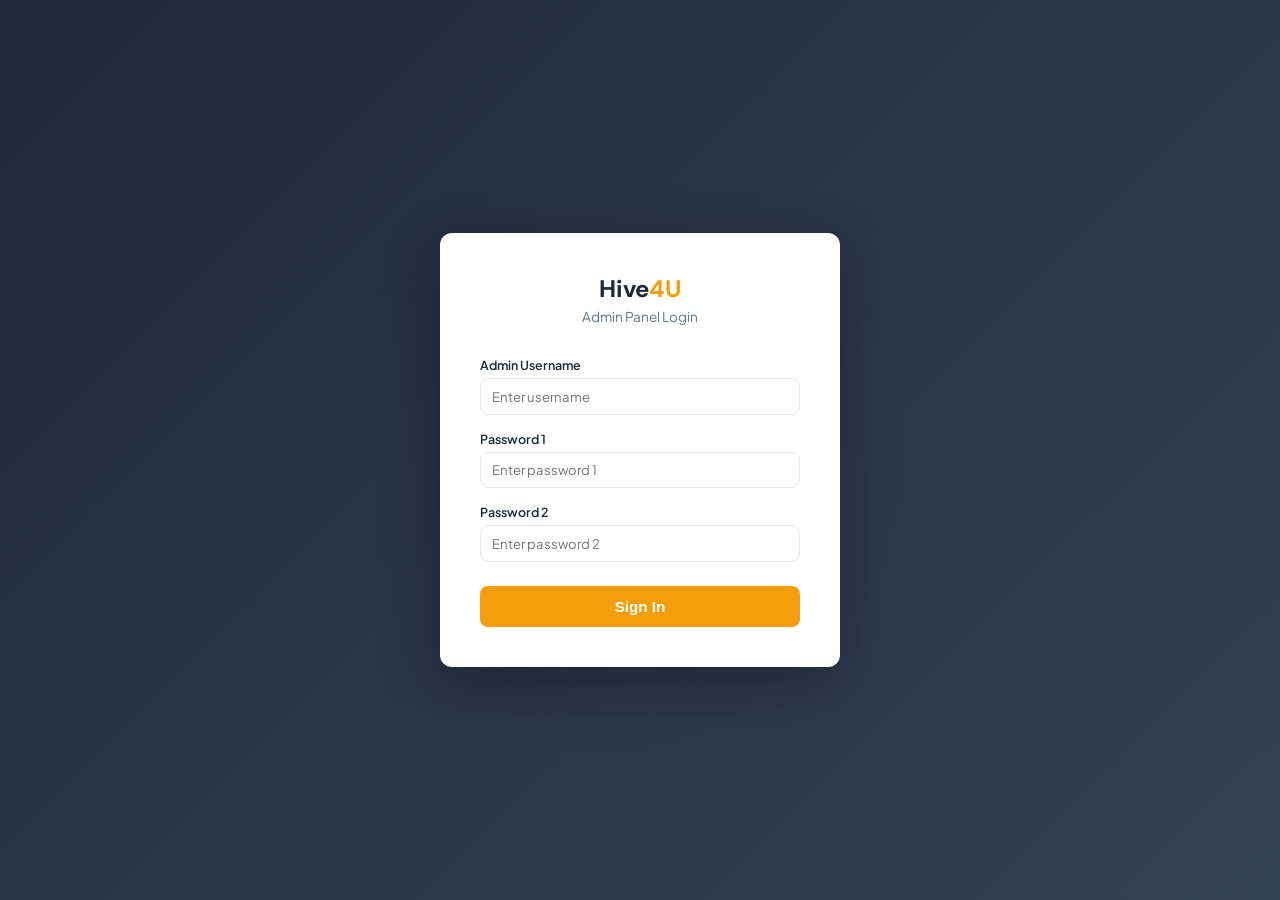
<file: public/admin.html>
<!DOCTYPE html>
<html lang="en">
<head>
  <meta charset="UTF-8">
  <meta name="viewport" content="width=device-width, initial-scale=1.0">
  <title>Admin Panel — Hive4U</title>
  <link rel="icon" href="data:image/svg+xml,<svg xmlns='http://www.w3.org/2000/svg' viewBox='0 0 32 32'><rect width='32' height='32' rx='8' fill='%23F59E0B'/><path d='M8 16L16 8L24 16V24C24 25.1 23.1 26 22 26H10C8.9 26 8 25.1 8 24V16Z' fill='white'/></svg>">
  <link href="https://fonts.googleapis.com/css2?family=DM+Sans:wght@400;500;600;700&family=Plus+Jakarta+Sans:wght@300;400;500;600;700&display=swap" rel="stylesheet">
  <style>
    :root {
      --primary: #F59E0B;
      --primary-dark: #D97706;
      --primary-light: #FEF3C7;
      --secondary: #1E293B;
      --accent: #10B981;
      --bg: #F1F5F9;
      --bg-card: #FFFFFF;
      --text: #1E293B;
      --text-muted: #64748B;
      --border: #E2E8F0;
      --danger: #EF4444;
      --radius: 12px;
      --shadow: 0 1px 3px rgba(0,0,0,0.08);
    }
    * { margin:0; padding:0; box-sizing:border-box; }
    body { font-family: 'Plus Jakarta Sans', sans-serif; background: var(--bg); color: var(--text); min-height: 100vh; }

    /* ===== LOGIN SCREEN ===== */
    .login-screen {
      min-height: 100vh;
      display: flex;
      align-items: center;
      justify-content: center;
      background: linear-gradient(135deg, #1E293B 0%, #334155 100%);
    }
    .login-box {
      background: #fff;
      padding: 2.5rem;
      border-radius: var(--radius);
      width: 100%;
      max-width: 400px;
      box-shadow: 0 20px 60px rgba(0,0,0,0.3);
      text-align: center;
    }
    .login-box .logo {
      font-family: 'DM Sans', sans-serif;
      font-size: 1.5rem;
      font-weight: 700;
      margin-bottom: 0.25rem;
    }
    .login-box .logo span { color: var(--primary); }
    .login-box .login-subtitle {
      color: var(--text-muted);
      font-size: 0.85rem;
      margin-bottom: 2rem;
    }
    .login-box .form-group {
      text-align: left;
      margin-bottom: 1rem;
    }
    .login-box label {
      display: block;
      font-size: 0.8rem;
      font-weight: 600;
      margin-bottom: 0.35rem;
    }
    .login-box input {
      width: 100%;
      padding: 0.7rem 0.9rem;
      border: 1.5px solid var(--border);
      border-radius: 8px;
      font-size: 0.9rem;
      font-family: inherit;
      transition: border-color 0.2s;
    }
    .login-box input:focus { border-color: var(--primary); outline: none; }
    .login-btn {
      width: 100%;
      padding: 0.75rem;
      background: var(--primary);
      color: #fff;
      border: none;
      border-radius: 8px;
      font-weight: 600;
      font-size: 0.95rem;
      cursor: pointer;
      transition: background 0.2s;
      margin-top: 0.5rem;
    }
    .login-btn:hover { background: var(--primary-dark); }
    .login-error {
      color: var(--danger);
      font-size: 0.8rem;
      margin-top: 0.75rem;
      display: none;
    }
    .login-hint {
      margin-top: 1.5rem;
      padding-top: 1rem;
      border-top: 1px solid var(--border);
      font-size: 0.75rem;
      color: var(--text-muted);
    }

    /* ===== ADMIN DASHBOARD (hidden until login) ===== */
    .admin-dashboard { display: none; }
    .admin-dashboard.active { display: block; }

    /* Header */
    .admin-header {
      background: var(--secondary);
      padding: 0.85rem 2rem;
      display: flex;
      align-items: center;
      justify-content: space-between;
      position: sticky;
      top: 0;
      z-index: 100;
    }
    .admin-header h1 { font-family: 'DM Sans', sans-serif; color: #fff; font-size: 1.15rem; display: flex; align-items: center; gap: 0.5rem; }
    .admin-header h1 span { color: var(--primary); }
    .admin-header-actions { display: flex; gap: 1rem; align-items: center; }
    .admin-header a, .admin-header button {
      color: #94A3B8; font-size: 0.8rem; text-decoration: none;
      transition: color 0.2s; background: none; border: none; cursor: pointer; font-family: inherit;
    }
    .admin-header a:hover, .admin-header button:hover { color: #fff; }
    .logout-btn { color: #F87171 !important; }
    .logout-btn:hover { color: #EF4444 !important; }

    /* Layout */
    .admin-body { max-width: 1400px; margin: 0 auto; padding: 1.5rem; }

    /* Stats */
    .admin-stats { display: grid; grid-template-columns: repeat(4, 1fr); gap: 1rem; margin-bottom: 1.5rem; }
    .stat-card { background: var(--bg-card); border-radius: var(--radius); padding: 1.25rem; box-shadow: var(--shadow); }
    .stat-card__label { font-size: 0.78rem; color: var(--text-muted); font-weight: 500; margin-bottom: 0.25rem; }
    .stat-card__value { font-family: 'DM Sans', sans-serif; font-size: 1.6rem; font-weight: 700; }
    .stat-card__value.primary { color: var(--primary); }
    .stat-card__value.accent { color: var(--accent); }

    /* Toolbar */
    .admin-toolbar { display: flex; align-items: center; justify-content: space-between; margin-bottom: 1rem; flex-wrap: wrap; gap: 0.75rem; }
    .admin-toolbar h2 { font-family: 'DM Sans', sans-serif; font-size: 1.15rem; }
    .toolbar-actions { display: flex; gap: 0.75rem; align-items: center; flex-wrap: wrap; }
    .toolbar-filter {
      padding: 0.5rem 0.75rem; border: 1px solid var(--border); border-radius: 8px;
      font-size: 0.8rem; background: #fff; cursor: pointer; font-family: inherit; color: var(--text);
    }

    /* Buttons */
    .btn {
      display: inline-flex; align-items: center; gap: 0.4rem; padding: 0.55rem 1.1rem;
      border-radius: 8px; font-weight: 600; font-size: 0.8rem; border: none; cursor: pointer;
      transition: all 0.2s; text-decoration: none; font-family: inherit;
    }
    .btn-primary { background: var(--primary); color: #fff; }
    .btn-primary:hover { background: var(--primary-dark); }
    .btn-secondary { background: #fff; color: var(--text); border: 1px solid var(--border); }
    .btn-secondary:hover { border-color: var(--primary); color: var(--primary); }
    .btn-danger { background: #FEE2E2; color: var(--danger); }
    .btn-danger:hover { background: #FECACA; }
    .btn-sm { padding: 0.35rem 0.65rem; font-size: 0.75rem; }
    .btn-accent { background: var(--accent); color: #fff; }
    .btn-accent:hover { background: #059669; }

    /* Search */
    .search-input {
      padding: 0.5rem 0.85rem; border: 1px solid var(--border); border-radius: 8px;
      font-size: 0.8rem; width: 220px; transition: border-color 0.2s; font-family: inherit;
    }
    .search-input:focus { border-color: var(--primary); outline: none; }

    /* Table */
    .listings-table { background: var(--bg-card); border-radius: var(--radius); box-shadow: var(--shadow); overflow-x: auto; }
    table { width: 100%; border-collapse: collapse; min-width: 900px; }
    thead { background: #F8FAFC; }
    th {
      text-align: left; padding: 0.7rem 0.85rem; font-size: 0.7rem; font-weight: 600;
      text-transform: uppercase; letter-spacing: 0.5px; color: var(--text-muted);
      border-bottom: 1px solid var(--border); white-space: nowrap;
    }
    td {
      padding: 0.6rem 0.85rem; font-size: 0.82rem; border-bottom: 1px solid var(--border);
      vertical-align: middle;
    }
    tr:last-child td { border-bottom: none; }
    tr:hover { background: #FAFBFC; }
    .listing-thumb { width: 56px; height: 42px; border-radius: 6px; object-fit: cover; background: var(--border); }
    .listing-title-cell { font-weight: 600; max-width: 200px; }
    .listing-title-cell small { display: block; color: var(--text-muted); font-weight: 400; font-size: 0.72rem; margin-top: 2px; }
    .badge {
      display: inline-block; padding: 0.18rem 0.45rem; border-radius: 20px;
      font-size: 0.65rem; font-weight: 600; text-transform: uppercase; letter-spacing: 0.3px;
    }
    .badge-pg { background: var(--primary-light); color: var(--primary-dark); }
    .badge-flat { background: #DBEAFE; color: #1D4ED8; }
    .badge-hostel { background: #D1FAE5; color: #059669; }
    .badge-active { background: #D1FAE5; color: #059669; }
    .badge-inactive { background: #FEE2E2; color: #DC2626; }
    .badge-featured { background: var(--primary-light); color: var(--primary-dark); }
    .actions-cell { display: flex; gap: 0.35rem; }

    /* Modal */
    .modal-overlay {
      display: none; position: fixed; inset: 0; background: rgba(0,0,0,0.5);
      z-index: 200; align-items: flex-start; justify-content: center;
      padding: 2rem; overflow-y: auto;
    }
    .modal-overlay.open { display: flex; }
    .modal {
      background: var(--bg-card); border-radius: var(--radius); width: 100%; max-width: 720px;
      box-shadow: 0 20px 60px rgba(0,0,0,0.2); margin-top: 1rem;
    }
    .modal-header {
      display: flex; align-items: center; justify-content: space-between;
      padding: 1.15rem 1.5rem; border-bottom: 1px solid var(--border);
    }
    .modal-header h3 { font-family: 'DM Sans', sans-serif; font-size: 1.05rem; }
    .modal-close {
      width: 32px; height: 32px; border-radius: 50%; background: var(--bg);
      border: none; cursor: pointer; display: flex; align-items: center;
      justify-content: center; font-size: 1.2rem; color: var(--text-muted); transition: all 0.2s;
    }
    .modal-close:hover { background: #FEE2E2; color: var(--danger); }
    .modal-body { padding: 1.5rem; max-height: 65vh; overflow-y: auto; }
    .modal-footer {
      display: flex; justify-content: flex-end; gap: 0.75rem;
      padding: 1rem 1.5rem; border-top: 1px solid var(--border);
      background: #F8FAFC; border-radius: 0 0 var(--radius) var(--radius);
    }

    /* Form */
    .form-grid { display: grid; grid-template-columns: 1fr 1fr; gap: 0.85rem; }
    .form-group { margin-bottom: 0.15rem; }
    .form-group.full { grid-column: 1 / -1; }
    .form-group label { display: block; font-size: 0.78rem; font-weight: 600; margin-bottom: 0.3rem; color: var(--text); }
    .form-group input, .form-group select, .form-group textarea {
      width: 100%; padding: 0.55rem 0.7rem; border: 1.5px solid var(--border);
      border-radius: 8px; font-size: 0.82rem; font-family: inherit; color: var(--text);
      background: #fff; transition: border-color 0.2s;
    }
    .form-group input:focus, .form-group select:focus, .form-group textarea:focus { border-color: var(--primary); outline: none; }
    .form-group textarea { resize: vertical; min-height: 70px; }
    .form-hint { font-size: 0.7rem; color: var(--text-muted); margin-top: 0.2rem; }

    /* Amenities checkboxes */
    .amenities-grid { display: flex; flex-wrap: wrap; gap: 0.4rem; }
    .amenity-check { position: relative; }
    .amenity-check input { position: absolute; opacity: 0; width: 0; height: 0; }
    .amenity-check span {
      display: inline-block; padding: 0.3rem 0.6rem; border: 1.5px solid var(--border);
      border-radius: 20px; font-size: 0.72rem; font-weight: 500; cursor: pointer;
      transition: all 0.2s; user-select: none;
    }
    .amenity-check span:hover { border-color: var(--primary); }
    .amenity-check input:checked + span { background: var(--primary); border-color: var(--primary); color: #fff; }

    /* Image preview */
    /* Image upload box */
    .image-upload-box {
      border: 1.5px dashed var(--border); border-radius: 8px; padding: 0.85rem; background: #FAFBFC;
    }
    .image-add-row { display: flex; gap: 0.5rem; margin-bottom: 0.5rem; }
    .image-url-input {
      flex: 1; padding: 0.5rem 0.7rem; border: 1.5px solid var(--border); border-radius: 8px;
      font-size: 0.8rem; font-family: inherit; color: var(--text); transition: border-color 0.2s;
    }
    .image-url-input:focus { border-color: var(--primary); outline: none; }
    .image-list { display: flex; flex-direction: column; gap: 0.4rem; }
    .image-list-item {
      display: flex; align-items: center; gap: 0.6rem; padding: 0.4rem 0.6rem;
      background: #fff; border: 1px solid var(--border); border-radius: 8px; font-size: 0.78rem;
    }
    .image-list-item img {
      width: 48px; height: 36px; object-fit: cover; border-radius: 4px; flex-shrink: 0; background: var(--border);
    }
    .image-list-item .img-url {
      flex: 1; overflow: hidden; text-overflow: ellipsis; white-space: nowrap; color: var(--text-muted);
    }
    .image-list-item .img-source {
      font-size: 0.65rem; font-weight: 600; padding: 0.15rem 0.4rem; border-radius: 10px; flex-shrink: 0;
    }
    .img-source.gdrive { background: #DBEAFE; color: #1D4ED8; }
    .img-source.url { background: #F1F5F9; color: var(--text-muted); }
    .image-list-item .img-remove {
      width: 24px; height: 24px; border-radius: 50%; background: none; border: none;
      cursor: pointer; color: #94A3B8; font-size: 1rem; display: flex; align-items: center;
      justify-content: center; transition: all 0.2s; flex-shrink: 0;
    }
    .image-list-item .img-remove:hover { background: #FEE2E2; color: var(--danger); }
    .image-previews { display: none; }

    /* Toggle switch */
    .toggle-row { display: flex; align-items: center; gap: 0.75rem; padding: 0.5rem 0; }
    .toggle { position: relative; width: 40px; height: 22px; }
    .toggle input { opacity: 0; width: 0; height: 0; }
    .toggle-slider {
      position: absolute; inset: 0; background: #CBD5E1; border-radius: 22px;
      cursor: pointer; transition: 0.2s;
    }
    .toggle-slider::before {
      content: ''; position: absolute; width: 16px; height: 16px;
      left: 3px; bottom: 3px; background: #fff; border-radius: 50%; transition: 0.2s;
    }
    .toggle input:checked + .toggle-slider { background: var(--accent); }
    .toggle input:checked + .toggle-slider::before { transform: translateX(18px); }
    .toggle-label { font-size: 0.82rem; font-weight: 500; }

    /* Toast */
    .toast {
      position: fixed; bottom: 2rem; right: 2rem; padding: 0.75rem 1.25rem;
      border-radius: 8px; font-size: 0.82rem; font-weight: 600; color: #fff;
      z-index: 999; opacity: 0; transform: translateY(10px);
      transition: all 0.3s; pointer-events: none;
    }
    .toast.show { opacity: 1; transform: translateY(0); pointer-events: auto; }
    .toast.success { background: var(--accent); }
    .toast.error { background: var(--danger); }

    /* Delete confirm modal */
    .confirm-overlay {
      display: none; position: fixed; inset: 0; background: rgba(0,0,0,0.5);
      z-index: 300; align-items: center; justify-content: center;
    }
    .confirm-overlay.open { display: flex; }
    .confirm-box {
      background: #fff; padding: 2rem; border-radius: var(--radius);
      max-width: 400px; text-align: center; box-shadow: 0 20px 60px rgba(0,0,0,0.2);
    }
    .confirm-box h3 { margin-bottom: 0.5rem; font-family: 'DM Sans', sans-serif; }
    .confirm-box p { color: var(--text-muted); font-size: 0.85rem; margin-bottom: 1.5rem; }
    .confirm-actions { display: flex; gap: 0.75rem; justify-content: center; }

    @media (max-width: 768px) {
      .admin-stats { grid-template-columns: repeat(2, 1fr); }
      .form-grid { grid-template-columns: 1fr; }
      .admin-toolbar { flex-direction: column; align-items: stretch; }
      .toolbar-actions { flex-direction: column; }
      .search-input { width: 100%; }
      .admin-header { padding: 0.85rem 1rem; }
      .admin-body { padding: 1rem; }
    }
  </style>
</head>
<body>

  <!-- ===== LOGIN SCREEN ===== -->
  <div class="login-screen" id="loginScreen">
    <div class="login-box">
      <div class="logo">Hive<span>4U</span></div>
      <p class="login-subtitle">Admin Panel Login</p>
      <form id="loginForm">
        <div class="form-group">
          <label for="loginUser">Admin Username</label>
          <input type="text" id="loginUser" placeholder="Enter username" autocomplete="username" required>
        </div>
        <div class="form-group">
          <label for="loginPass">Password 1</label>
          <input type="password" id="loginPass" placeholder="Enter password 1" autocomplete="current-password" required>
        </div>
        <div class="form-group">
          <label for="loginPass2">Password 2</label>
          <input type="password" id="loginPass2" placeholder="Enter password 2" autocomplete="current-password" required>
        </div>
        <button type="submit" class="login-btn">Sign In</button>
        <p class="login-error" id="loginError">Invalid username or password</p>
      </form>
    </div>
  </div>

  <!-- ===== ADMIN DASHBOARD ===== -->
  <div class="admin-dashboard" id="adminDashboard">
    <header class="admin-header">
      <h1>
        <svg width="24" height="24" viewBox="0 0 32 32" fill="none"><rect width="32" height="32" rx="8" fill="#F59E0B"/><path d="M8 16L16 8L24 16V24C24 25.1 23.1 26 22 26H10C8.9 26 8 25.1 8 24V16Z" fill="white"/><rect x="13" y="18" width="6" height="8" rx="1" fill="#F59E0B"/></svg>
        Hive<span>4U</span> Admin
      </h1>
      <div class="admin-header-actions">
        <a href="/" target="_blank">View Website</a>
        <button class="logout-btn" id="logoutBtn">Logout</button>
      </div>
    </header>

    <div class="admin-body">
      <!-- Stats -->
      <div class="admin-stats">
        <div class="stat-card">
          <div class="stat-card__label">Total Listings</div>
          <div class="stat-card__value primary" id="statTotal">0</div>
        </div>
        <div class="stat-card">
          <div class="stat-card__label">Active Listings</div>
          <div class="stat-card__value accent" id="statActive">0</div>
        </div>
        <div class="stat-card">
          <div class="stat-card__label">Featured</div>
          <div class="stat-card__value" style="color:var(--primary)" id="statFeatured">0</div>
        </div>
        <div class="stat-card">
          <div class="stat-card__label">Cities</div>
          <div class="stat-card__value" id="statCities">0</div>
        </div>
      </div>

      <!-- Toolbar -->
      <div class="admin-toolbar">
        <h2>Manage Listings</h2>
        <div class="toolbar-actions">
          <input type="text" class="search-input" id="searchInput" placeholder="Search by title, city...">
          <select class="toolbar-filter" id="filterType">
            <option value="all">All Types</option>
            <option value="pg">PG</option>
            <option value="flat">Flat</option>
            <option value="hostel">Hostel</option>
          </select>
          <button class="btn btn-primary" id="addNewBtn">+ Add Listing</button>
        </div>
      </div>

      <!-- Table -->
      <div class="listings-table">
        <table>
          <thead>
            <tr>
              <th>Image</th>
              <th>Title</th>
              <th>Type</th>
              <th>City</th>
              <th>Price</th>
              <th>Gender</th>
              <th>Status</th>
              <th>Actions</th>
            </tr>
          </thead>
          <tbody id="listingsBody">
            <tr><td colspan="8" style="text-align:center;padding:2rem;color:var(--text-muted);">Loading listings...</td></tr>
          </tbody>
        </table>
      </div>
    </div>
  </div>

  <!-- ===== ADD/EDIT MODAL ===== -->
  <div class="modal-overlay" id="modal">
    <div class="modal">
      <div class="modal-header">
        <h3 id="modalTitle">Add New Listing</h3>
        <button class="modal-close" id="modalClose">&times;</button>
      </div>
      <div class="modal-body">
        <form id="listingForm">
          <input type="hidden" id="formId">
          <div class="form-grid">
            <div class="form-group full">
              <label>Title *</label>
              <input type="text" id="formTitle" placeholder="e.g. Sunrise PG for Boys" required>
            </div>
            <div class="form-group">
              <label>Type *</label>
              <select id="formType">
                <option value="pg">PG</option>
                <option value="flat">Flat</option>
                <option value="hostel">Hostel</option>
              </select>
            </div>
            <div class="form-group">
              <label>Subtype</label>
              <select id="formSubtype">
                <option value="single">Single</option>
                <option value="double">Double</option>
                <option value="triple">Triple</option>
              </select>
            </div>
            <div class="form-group">
              <label>Price (Amount) *</label>
              <input type="number" id="formPriceAmount" placeholder="8500" required>
            </div>
            <div class="form-group">
              <label>Price Period</label>
              <select id="formPricePeriod">
                <option value="month">Per Month</option>
                <option value="year">Per Year</option>
              </select>
            </div>
            <div class="form-group">
              <label>Gender</label>
              <select id="formGender">
                <option value="boys">Boys</option>
                <option value="girls">Girls</option>
                <option value="unisex">Unisex</option>
                <option value="family">Family</option>
              </select>
            </div>
            <div class="form-group">
              <label>Rating (0-5)</label>
              <input type="number" id="formRating" step="0.1" min="0" max="5" value="4.0">
            </div>
            <div class="form-group">
              <label>Area / Locality</label>
              <input type="text" id="formArea" placeholder="e.g. Sector 62">
            </div>
            <div class="form-group">
              <label>City *</label>
              <input type="text" id="formCity" placeholder="e.g. Noida" required>
            </div>
            <div class="form-group">
              <label>State</label>
              <input type="text" id="formState" placeholder="e.g. Uttar Pradesh">
            </div>
            <div class="form-group full">
              <label>Full Address</label>
              <input type="text" id="formFullAddress" placeholder="Complete address with pin code">
            </div>
            <div class="form-group full">
              <label>Google Maps Link</label>
              <input type="url" id="formGmapLink" placeholder="https://maps.google.com/?q=...">
            </div>
            <div class="form-group full">
              <label>Google Maps Embed Code</label>
              <textarea id="formGmapEmbed" rows="2" placeholder="Paste Google Maps embed iframe code here"></textarea>
            </div>
            <div class="form-group full">
              <label>Description</label>
              <textarea id="formDescription" rows="3" placeholder="Describe the property — rooms, facilities, neighbourhood..."></textarea>
            </div>
            <div class="form-group full">
              <label>Images</label>
              <div class="image-upload-box" id="imageUploadBox">
                <div class="image-add-row">
                  <input type="text" id="imageUrlInput" placeholder="Paste Google Drive link or any image URL" class="image-url-input">
                  <button type="button" class="btn btn-primary btn-sm" id="addImageBtn">Add</button>
                </div>
                <div class="form-hint" style="margin-bottom:0.5rem">
                  Supports: Google Drive share links, Unsplash URLs, or any direct image URL.<br>
                  <strong>Google Drive:</strong> Upload image → Right-click → Share → Copy link → Paste here
                </div>
                <div class="image-list" id="imageList"></div>
                <textarea id="formImages" rows="2" style="display:none"></textarea>
              </div>
              <div class="image-previews" id="imagePreview"></div>
            </div>
            <div class="form-group full">
              <label>Amenities</label>
              <div class="amenities-grid" id="amenitiesGrid">
                <label class="amenity-check"><input type="checkbox" value="wifi"><span>WiFi</span></label>
                <label class="amenity-check"><input type="checkbox" value="ac"><span>AC</span></label>
                <label class="amenity-check"><input type="checkbox" value="food"><span>Food</span></label>
                <label class="amenity-check"><input type="checkbox" value="laundry"><span>Laundry</span></label>
                <label class="amenity-check"><input type="checkbox" value="power-backup"><span>Power Backup</span></label>
                <label class="amenity-check"><input type="checkbox" value="parking"><span>Parking</span></label>
                <label class="amenity-check"><input type="checkbox" value="gym"><span>Gym</span></label>
                <label class="amenity-check"><input type="checkbox" value="cctv"><span>CCTV</span></label>
                <label class="amenity-check"><input type="checkbox" value="water-purifier"><span>Water Purifier</span></label>
                <label class="amenity-check"><input type="checkbox" value="geyser"><span>Geyser</span></label>
              </div>
            </div>
            <div class="form-group">
              <div class="toggle-row">
                <label class="toggle"><input type="checkbox" id="formFeatured"><span class="toggle-slider"></span></label>
                <span class="toggle-label">Featured on Homepage</span>
              </div>
            </div>
            <div class="form-group">
              <div class="toggle-row">
                <label class="toggle"><input type="checkbox" id="formAvailable" checked><span class="toggle-slider"></span></label>
                <span class="toggle-label">Available / Active</span>
              </div>
            </div>
          </div>
        </form>
      </div>
      <div class="modal-footer">
        <button class="btn btn-secondary" id="modalCancel">Cancel</button>
        <button class="btn btn-accent" id="modalSave">Save Listing</button>
      </div>
    </div>
  </div>

  <!-- ===== DELETE CONFIRM ===== -->
  <div class="confirm-overlay" id="confirmOverlay">
    <div class="confirm-box">
      <h3>Delete Listing?</h3>
      <p id="confirmText">Are you sure you want to delete this listing? This action cannot be undone.</p>
      <div class="confirm-actions">
        <button class="btn btn-secondary" id="confirmCancel">Cancel</button>
        <button class="btn btn-danger" id="confirmDelete">Delete</button>
      </div>
    </div>
  </div>

  <!-- Toast -->
  <div class="toast" id="toast"></div>

  <script>
    // ===== CONFIG =====
    const DATA_URL = '/data/listings.json';
    const GITHUB_REPO = 'sandeep100000/hive4u';
    const GITHUB_FILE_PATH = 'public/data/listings.json';
    const GITHUB_TOKEN = '';
    const VERCEL_TOKEN = '';
    const VERCEL_PROJECT = 'hive4u';
    const ADMIN_USER = 'admin';
    const ADMIN_PASS_1 = 'sau5934#$@jy';
    const ADMIN_PASS_2 = 'sau5304#@@jy';
    const SESSION_KEY = 'hive4u_admin_session';

    let allListings = [];
    let allData = {};
    let deleteTargetId = null;
    let githubFileSha = null;

    const subtypeMap = {
      pg: [['single','Single Sharing'],['double','Double Sharing'],['triple','Triple Sharing'],['four','Four Sharing'],['any','Any / Not Specified']],
      flat: [['1bhk','1 BHK'],['2bhk','2 BHK'],['3bhk','3 BHK'],['4bhk','4 BHK'],['studio','Studio'],['any','Any / Not Specified']],
      hostel: [['1seater','1 Seater'],['2seater','2 Seater'],['3seater','3 Seater'],['4seater','4 Seater'],['6seater','6 Seater'],['any','Any / Not Specified']]
    };

    // ===== AUTH =====
    function checkAuth() {
      const session = sessionStorage.getItem(SESSION_KEY);
      if (session === 'authenticated') {
        showDashboard();
      }
    }

    function showDashboard() {
      document.getElementById('loginScreen').style.display = 'none';
      document.getElementById('adminDashboard').classList.add('active');
      loadListings();
    }

    document.getElementById('loginForm').addEventListener('submit', (e) => {
      e.preventDefault();
      const user = document.getElementById('loginUser').value.trim();
      const pass1 = document.getElementById('loginPass').value;
      const pass2 = document.getElementById('loginPass2').value;
      if (user === ADMIN_USER && pass1 === ADMIN_PASS_1 && pass2 === ADMIN_PASS_2) {
        sessionStorage.setItem(SESSION_KEY, 'authenticated');
        showDashboard();
      } else {
        document.getElementById('loginError').style.display = 'block';
        document.getElementById('loginPass').value = '';
        document.getElementById('loginPass2').value = '';
        setTimeout(() => { document.getElementById('loginError').style.display = 'none'; }, 3000);
      }
    });

    document.getElementById('logoutBtn').addEventListener('click', () => {
      sessionStorage.removeItem(SESSION_KEY);
      document.getElementById('adminDashboard').classList.remove('active');
      document.getElementById('loginScreen').style.display = 'flex';
      document.getElementById('loginForm').reset();
    });

    // ===== LOAD DATA =====
    async function loadListings() {
      try {
        // Load data from static JSON
        const res = await fetch(DATA_URL + '?t=' + Date.now());
        if (!res.ok) throw new Error('Failed to load data');
        allData = await res.json();
        allListings = allData.listings || [];
        renderTable(allListings);
        updateStats();
        // Get GitHub file SHA for future updates
        fetchGitHubSha();
      } catch (err) {
        showToast('Failed to load listings: ' + err.message, 'error');
      }
    }

    async function fetchGitHubSha() {
      try {
        const res = await fetch('https://api.github.com/repos/' + GITHUB_REPO + '/contents/' + GITHUB_FILE_PATH, {
          headers: { 'Authorization': 'token ' + GITHUB_TOKEN }
        });
        if (res.ok) {
          const data = await res.json();
          githubFileSha = data.sha;
        }
      } catch(e) { console.warn('Could not fetch GitHub SHA:', e); }
    }

    async function saveToGitHub(data, message) {
      const content = btoa(unescape(encodeURIComponent(JSON.stringify(data, null, 2))));
      const body = {
        message: message || 'Update listings via admin panel',
        content: content,
        branch: 'main'
      };
      if (githubFileSha) body.sha = githubFileSha;

      const res = await fetch('https://api.github.com/repos/' + GITHUB_REPO + '/contents/' + GITHUB_FILE_PATH, {
        method: 'PUT',
        headers: {
          'Authorization': 'token ' + GITHUB_TOKEN,
          'Content-Type': 'application/json'
        },
        body: JSON.stringify(body)
      });

      if (!res.ok) {
        const err = await res.json();
        throw new Error(err.message || 'GitHub save failed');
      }

      const result = await res.json();
      githubFileSha = result.content.sha;

      // Trigger Vercel redeploy
      try {
        await fetch('https://api.vercel.com/v13/deployments', {
          method: 'POST',
          headers: {
            'Authorization': 'Bearer ' + VERCEL_TOKEN,
            'Content-Type': 'application/json'
          },
          body: JSON.stringify({
            name: VERCEL_PROJECT,
            project: VERCEL_PROJECT,
            gitSource: { type: 'github', org: 'sandeep100000', repo: 'hive4u', ref: 'main' },
            target: 'production',
            projectSettings: { buildCommand: 'echo done', installCommand: 'echo skip', outputDirectory: 'public', framework: null }
          })
        });
      } catch(e) { console.warn('Vercel deploy trigger failed:', e); }

      return result;
    }

    // ===== RENDER TABLE =====
    function renderTable(listings) {
      const tbody = document.getElementById('listingsBody');
      if (listings.length === 0) {
        tbody.innerHTML = '<tr><td colspan="8" style="text-align:center;padding:3rem;color:var(--text-muted);">No listings found. Click "+ Add Listing" to create one.</td></tr>';
        return;
      }
      tbody.innerHTML = listings.map(l => {
        const badgeClass = l.type === 'pg' ? 'badge-pg' : l.type === 'flat' ? 'badge-flat' : 'badge-hostel';
        const price = (l.price && l.price.amount) ? l.price.amount.toLocaleString('en-IN') : '0';
        const period = (l.price && l.price.period === 'year') ? '/yr' : '/mo';
        const imgSrc = (l.images && l.images.length > 0) ? l.images[0] : '';
        return '<tr>' +
          '<td><img class="listing-thumb" src="' + imgSrc + '" alt="" loading="lazy" onerror="this.style.background=\'#E2E8F0\';this.src=\'\'"></td>' +
          '<td class="listing-title-cell">' + escHtml(l.title) + '<small>' + escHtml((l.location ? l.location.area : '') + ', ' + (l.location ? l.location.city : '')) + '</small></td>' +
          '<td><span class="badge ' + badgeClass + '">' + l.type + '</span> <span class="badge" style="background:#F1F5F9;color:var(--text-muted)">' + l.subtype + '</span></td>' +
          '<td>' + escHtml(l.location ? l.location.city : '') + '</td>' +
          '<td style="font-weight:600;white-space:nowrap">\u20B9' + price + period + '</td>' +
          '<td style="text-transform:capitalize">' + (l.gender || '') + '</td>' +
          '<td>' + (l.available ? '<span class="badge badge-active">Active</span>' : '<span class="badge badge-inactive">Inactive</span>') +
            (l.featured ? ' <span class="badge badge-featured">Featured</span>' : '') + '</td>' +
          '<td><div class="actions-cell">' +
            '<button class="btn btn-secondary btn-sm" data-edit="' + l.id + '">Edit</button>' +
            '<button class="btn btn-danger btn-sm" data-delete="' + l.id + '" data-title="' + escAttr(l.title) + '">Delete</button>' +
          '</div></td>' +
        '</tr>';
      }).join('');

      // Bind edit/delete buttons
      tbody.querySelectorAll('[data-edit]').forEach(btn => {
        btn.addEventListener('click', () => editListing(btn.dataset.edit));
      });
      tbody.querySelectorAll('[data-delete]').forEach(btn => {
        btn.addEventListener('click', () => showDeleteConfirm(btn.dataset.delete, btn.dataset.title));
      });
    }

    function escHtml(str) { const d = document.createElement('div'); d.textContent = str || ''; return d.innerHTML; }
    function escAttr(str) { return (str || '').replace(/"/g, '&quot;').replace(/'/g, '&#39;'); }

    // ===== STATS =====
    function updateStats() {
      document.getElementById('statTotal').textContent = allListings.length;
      document.getElementById('statActive').textContent = allListings.filter(l => l.available).length;
      document.getElementById('statFeatured').textContent = allListings.filter(l => l.featured).length;
      document.getElementById('statCities').textContent = new Set(allListings.map(l => l.location ? l.location.city : '')).size;
    }

    // ===== SEARCH & FILTER =====
    function applyTableFilters() {
      const q = document.getElementById('searchInput').value.toLowerCase();
      const typeFilter = document.getElementById('filterType').value;
      const filtered = allListings.filter(l => {
        const matchSearch = !q || l.title.toLowerCase().includes(q) ||
          (l.location && l.location.city.toLowerCase().includes(q)) ||
          (l.location && l.location.area.toLowerCase().includes(q));
        const matchType = typeFilter === 'all' || l.type === typeFilter;
        return matchSearch && matchType;
      });
      renderTable(filtered);
    }
    document.getElementById('searchInput').addEventListener('input', applyTableFilters);
    document.getElementById('filterType').addEventListener('change', applyTableFilters);

    // ===== MODAL =====
    const modal = document.getElementById('modal');
    function openModal(title) {
      document.getElementById('modalTitle').textContent = title || 'Add New Listing';
      modal.classList.add('open');
      document.body.style.overflow = 'hidden';
    }
    function closeModal() {
      modal.classList.remove('open');
      document.body.style.overflow = '';
      document.getElementById('listingForm').reset();
      document.getElementById('formId').value = '';
      document.getElementById('formAvailable').checked = true;
      document.getElementById('imageUrlInput').value = '';
      imageUrls = [];
      renderImageList();
      updateSubtypeOptions('pg');
    }

    document.getElementById('addNewBtn').addEventListener('click', () => { closeModal(); openModal('Add New Listing'); });
    document.getElementById('modalClose').addEventListener('click', closeModal);
    document.getElementById('modalCancel').addEventListener('click', closeModal);
    modal.addEventListener('click', (e) => { if (e.target === modal) closeModal(); });

    // Type -> Subtype
    document.getElementById('formType').addEventListener('change', (e) => updateSubtypeOptions(e.target.value));
    function updateSubtypeOptions(type) {
      const sel = document.getElementById('formSubtype');
      const opts = subtypeMap[type] || [];
      sel.innerHTML = opts.map(([v, l]) => '<option value="' + v + '">' + l + '</option>').join('');
    }

    // ===== GOOGLE DRIVE & IMAGE MANAGEMENT =====
    let imageUrls = [];

    function convertGoogleDriveUrl(url) {
      // Handle various Google Drive URL formats
      var fileId = null;
      // Format: https://drive.google.com/file/d/FILE_ID/view
      var match = url.match(/\/file\/d\/([a-zA-Z0-9_-]+)/);
      if (match) fileId = match[1];
      // Format: https://drive.google.com/open?id=FILE_ID
      if (!fileId) { match = url.match(/[?&]id=([a-zA-Z0-9_-]+)/); if (match) fileId = match[1]; }
      // Format: https://drive.google.com/uc?id=FILE_ID
      if (!fileId) { match = url.match(/\/uc\?.*id=([a-zA-Z0-9_-]+)/); if (match) fileId = match[1]; }

      if (fileId) {
        return {
          url: 'https://lh3.googleusercontent.com/d/' + fileId + '=w800',
          source: 'gdrive',
          id: fileId
        };
      }
      return { url: url, source: 'url', id: null };
    }

    function renderImageList() {
      var list = document.getElementById('imageList');
      if (imageUrls.length === 0) {
        list.innerHTML = '<div style="text-align:center;padding:1rem;color:var(--text-muted);font-size:0.8rem;">No images added yet</div>';
      } else {
        list.innerHTML = imageUrls.map(function(img, i) {
          return '<div class="image-list-item">' +
            '<img src="' + escAttr(img.url) + '" alt="" onerror="this.style.background=\'#E2E8F0\'">' +
            '<span class="img-url">' + escHtml(img.url) + '</span>' +
            '<span class="img-source ' + img.source + '">' + (img.source === 'gdrive' ? 'Drive' : 'URL') + '</span>' +
            '<button type="button" class="img-remove" data-index="' + i + '">&times;</button>' +
          '</div>';
        }).join('');
      }
      // Sync hidden textarea
      document.getElementById('formImages').value = imageUrls.map(function(img){ return img.url; }).join('\n');
      // Bind remove buttons
      list.querySelectorAll('.img-remove').forEach(function(btn) {
        btn.addEventListener('click', function() {
          imageUrls.splice(parseInt(this.dataset.index), 1);
          renderImageList();
        });
      });
    }

    document.getElementById('addImageBtn').addEventListener('click', function() {
      var input = document.getElementById('imageUrlInput');
      var raw = input.value.trim();
      if (!raw) return;
      // Support multiple URLs pasted with newlines
      var urls = raw.split('\n').map(function(s){ return s.trim(); }).filter(Boolean);
      urls.forEach(function(u) {
        var converted = convertGoogleDriveUrl(u);
        imageUrls.push(converted);
      });
      input.value = '';
      renderImageList();
      showToast(urls.length + ' image' + (urls.length > 1 ? 's' : '') + ' added', 'success');
    });

    // Also support Enter key in input
    document.getElementById('imageUrlInput').addEventListener('keydown', function(e) {
      if (e.key === 'Enter') { e.preventDefault(); document.getElementById('addImageBtn').click(); }
    });

    function setImageUrls(urls) {
      imageUrls = (urls || []).map(function(u) { return convertGoogleDriveUrl(u); });
      renderImageList();
    }

    // ===== EDIT =====
    function editListing(id) {
      const l = allListings.find(x => x.id === id);
      if (!l) return;

      document.getElementById('formId').value = l.id;
      document.getElementById('formTitle').value = l.title || '';
      document.getElementById('formType').value = l.type || 'pg';
      updateSubtypeOptions(l.type || 'pg');
      document.getElementById('formSubtype').value = l.subtype || '';
      document.getElementById('formPriceAmount').value = l.price ? l.price.amount : '';
      document.getElementById('formPricePeriod').value = l.price ? l.price.period : 'month';
      document.getElementById('formGender').value = l.gender || 'boys';
      document.getElementById('formRating').value = l.rating || 4.0;
      document.getElementById('formArea').value = l.location ? l.location.area : '';
      document.getElementById('formCity').value = l.location ? l.location.city : '';
      document.getElementById('formState').value = l.location ? l.location.state : '';
      document.getElementById('formFullAddress').value = l.location ? l.location.fullAddress : '';
      document.getElementById('formGmapLink').value = l.location ? l.location.gmapLink : '';
      document.getElementById('formGmapEmbed').value = l.location ? l.location.gmapEmbed : '';
      document.getElementById('formDescription').value = l.description || '';
      setImageUrls(l.images || []);
      document.getElementById('formFeatured').checked = !!l.featured;
      document.getElementById('formAvailable').checked = l.available !== false;

      // Amenities
      document.querySelectorAll('#amenitiesGrid input').forEach(cb => {
        cb.checked = (l.amenities || []).includes(cb.value);
      });

      openModal('Edit Listing');
    }

    // ===== DELETE =====
    function showDeleteConfirm(id, title) {
      deleteTargetId = id;
      document.getElementById('confirmText').textContent = 'Are you sure you want to delete "' + title + '"? This cannot be undone.';
      document.getElementById('confirmOverlay').classList.add('open');
    }

    document.getElementById('confirmCancel').addEventListener('click', () => {
      document.getElementById('confirmOverlay').classList.remove('open');
      deleteTargetId = null;
    });

    document.getElementById('confirmDelete').addEventListener('click', async () => {
      if (!deleteTargetId) return;
      try {
        var idx = allData.listings.findIndex(function(l){ return l.id === deleteTargetId; });
        if (idx === -1) throw new Error('Listing not found');
        var title = allData.listings[idx].title;
        allData.listings.splice(idx, 1);
        await saveToGitHub(allData, 'Delete listing: ' + title);
        showToast('Listing deleted! Site will redeploy in ~30s.', 'success');
        allListings = allData.listings;
        renderTable(allListings);
        updateStats();
      } catch(e) { showToast('Delete failed: ' + e.message, 'error'); }
      document.getElementById('confirmOverlay').classList.remove('open');
      deleteTargetId = null;
    });

    // ===== SAVE =====
    document.getElementById('modalSave').addEventListener('click', async () => {
      const id = document.getElementById('formId').value;
      const title = document.getElementById('formTitle').value.trim();
      const city = document.getElementById('formCity').value.trim();
      const priceAmount = document.getElementById('formPriceAmount').value;

      if (!title) { showToast('Title is required', 'error'); return; }
      if (!city) { showToast('City is required', 'error'); return; }
      if (!priceAmount) { showToast('Price is required', 'error'); return; }

      const amenities = [...document.querySelectorAll('#amenitiesGrid input:checked')].map(cb => cb.value);
      const imagesText = document.getElementById('formImages').value.trim();
      const images = imagesText ? imagesText.split('\n').map(s => s.trim()).filter(Boolean) : [];

      const payload = {
        title,
        type: document.getElementById('formType').value,
        subtype: document.getElementById('formSubtype').value,
        priceAmount,
        pricePeriod: document.getElementById('formPricePeriod').value,
        gender: document.getElementById('formGender').value,
        rating: document.getElementById('formRating').value,
        area: document.getElementById('formArea').value.trim(),
        city,
        state: document.getElementById('formState').value.trim(),
        fullAddress: document.getElementById('formFullAddress').value.trim(),
        gmapLink: document.getElementById('formGmapLink').value.trim(),
        gmapEmbed: document.getElementById('formGmapEmbed').value.trim(),
        description: document.getElementById('formDescription').value.trim(),
        images,
        amenities,
        featured: document.getElementById('formFeatured').checked,
        available: document.getElementById('formAvailable').checked
      };

      try {
        const isEdit = !!id;

        if (isEdit) {
          // Update existing listing
          var idx = allData.listings.findIndex(function(l){ return l.id === id; });
          if (idx === -1) throw new Error('Listing not found');
          var existing = allData.listings[idx];
          existing.title = payload.title;
          existing.type = payload.type;
          existing.subtype = payload.subtype;
          existing.description = payload.description;
          existing.gender = payload.gender;
          existing.amenities = payload.amenities;
          existing.images = payload.images;
          existing.rating = parseFloat(payload.rating) || 4.0;
          existing.featured = payload.featured;
          existing.available = payload.available;
          existing.location = { area: payload.area, city: payload.city, state: payload.state, fullAddress: payload.fullAddress, gmapEmbed: payload.gmapEmbed, gmapLink: payload.gmapLink, lat: existing.location.lat || 0, lng: existing.location.lng || 0 };
          existing.price = { amount: parseInt(payload.priceAmount) || 0, period: payload.pricePeriod, currency: 'INR' };
          existing.slug = payload.title.toLowerCase().replace(/[^a-z0-9]+/g, '-').replace(/(^-|-$)/g, '');
          allData.listings[idx] = existing;
          await saveToGitHub(allData, 'Update listing: ' + payload.title);
        } else {
          // Create new listing
          var newId = payload.type + '-' + Math.random().toString(36).substr(2, 8);
          var newListing = {
            id: newId,
            type: payload.type,
            subtype: payload.subtype,
            title: payload.title,
            slug: payload.title.toLowerCase().replace(/[^a-z0-9]+/g, '-').replace(/(^-|-$)/g, ''),
            location: { area: payload.area, city: payload.city, state: payload.state, fullAddress: payload.fullAddress, gmapEmbed: payload.gmapEmbed, gmapLink: payload.gmapLink, lat: 0, lng: 0 },
            price: { amount: parseInt(payload.priceAmount) || 0, period: payload.pricePeriod, currency: 'INR' },
            description: payload.description,
            amenities: payload.amenities,
            images: payload.images,
            gender: payload.gender,
            rating: parseFloat(payload.rating) || 4.0,
            featured: payload.featured,
            available: payload.available,
            postedDate: new Date().toISOString().split('T')[0]
          };
          allData.listings.push(newListing);
          if (payload.city && !allData.cities.includes(payload.city)) {
            allData.cities.push(payload.city);
          }
          await saveToGitHub(allData, 'Add listing: ' + payload.title);
        }

        showToast((isEdit ? 'Listing updated!' : 'Listing created!') + ' Site will redeploy in ~30s.', 'success');
        closeModal();
        allListings = allData.listings;
        renderTable(allListings);
        updateStats();
      } catch(e) { showToast('Save failed: ' + e.message, 'error'); }
    });

    // ===== TOAST =====
    function showToast(msg, type) {
      const t = document.getElementById('toast');
      t.textContent = msg;
      t.className = 'toast ' + (type || 'success') + ' show';
      setTimeout(() => t.classList.remove('show'), 3000);
    }

    // ===== INIT =====
    checkAuth();
  </script>
</body>
</html>
</file>
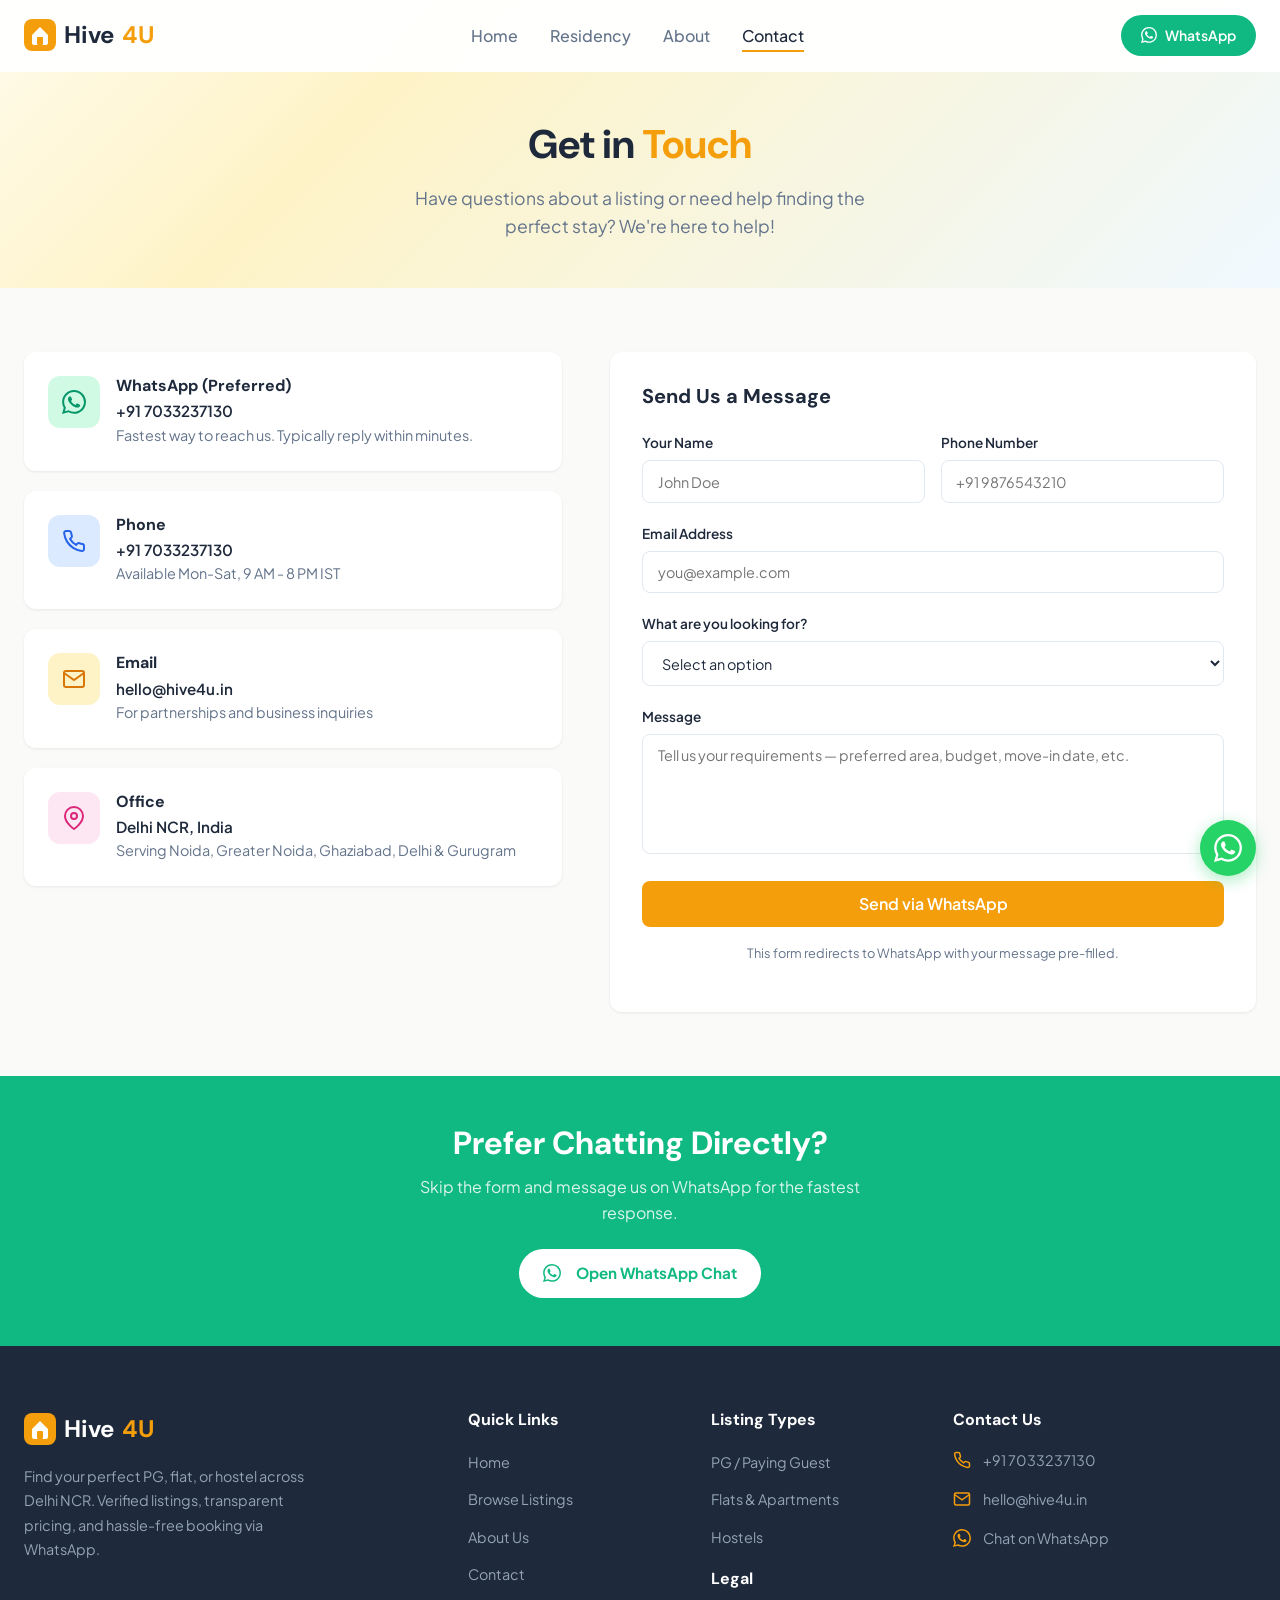
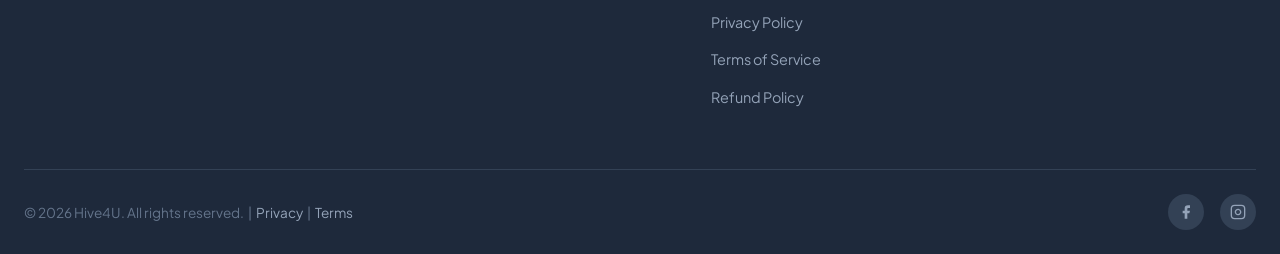
<file: public/contact.html>
<!DOCTYPE html>
<html lang="en">
<head>
  <meta charset="UTF-8">
  <meta name="viewport" content="width=device-width, initial-scale=1.0">
  <title>Contact Us — Hive4U</title>
  <meta name="description" content="Contact Hive4U via WhatsApp, phone, or email. Get help finding PGs, flats, and hostels across Delhi NCR.">
  <link rel="canonical" href="https://hive4u.in/contact">
  <meta property="og:title" content="Contact Us — Hive4U">
  <meta property="og:description" content="Reach us via WhatsApp for instant support. Find your perfect stay in Delhi NCR.">
  <meta property="og:type" content="website">
  <meta property="og:url" content="https://hive4u.in/contact">
  <meta name="geo.region" content="IN-DL">
  <meta name="robots" content="index, follow">
  <link rel="icon" href="data:image/svg+xml,<svg xmlns='http://www.w3.org/2000/svg' viewBox='0 0 32 32'><rect width='32' height='32' rx='8' fill='%23F59E0B'/><path d='M8 16L16 8L24 16V24C24 25.1 23.1 26 22 26H10C8.9 26 8 25.1 8 24V16Z' fill='white'/></svg>">
  <link rel="stylesheet" href="css/style.css">
  <link rel="stylesheet" href="css/components.css">
  <style>
    .contact-hero {
      padding-top: calc(var(--nav-height) + 3rem);
      padding-bottom: 3rem;
      background: linear-gradient(135deg, #FFFBEB 0%, #FEF3C7 30%, #F0F9FF 100%);
      text-align: center;
    }
    .contact-hero h1 { font-size: 2.5rem; margin-bottom: 1rem; }
    .contact-hero h1 span { color: var(--primary); }
    .contact-hero p { max-width: 500px; margin: 0 auto; color: var(--text-muted); font-size: 1.1rem; }

    .contact-section { padding: 4rem 0; }

    .contact-grid {
      display: grid;
      grid-template-columns: 1fr 1.2fr;
      gap: 3rem;
      align-items: start;
    }

    /* Contact Cards */
    .contact-cards {
      display: flex;
      flex-direction: column;
      gap: 1.25rem;
    }

    .contact-card {
      display: flex;
      align-items: flex-start;
      gap: 1rem;
      background: var(--bg-card);
      padding: 1.5rem;
      border-radius: var(--radius);
      box-shadow: var(--shadow-sm);
      transition: all var(--transition);
      text-decoration: none;
      color: inherit;
    }

    .contact-card:hover {
      transform: translateY(-2px);
      box-shadow: var(--shadow-md);
    }

    .contact-card__icon {
      width: 52px;
      height: 52px;
      border-radius: 12px;
      display: flex;
      align-items: center;
      justify-content: center;
      flex-shrink: 0;
    }

    .contact-card__icon svg {
      width: 24px;
      height: 24px;
    }

    .contact-card__icon--whatsapp { background: #D1FAE5; color: #059669; }
    .contact-card__icon--phone { background: #DBEAFE; color: #2563EB; }
    .contact-card__icon--email { background: #FEF3C7; color: #D97706; }
    .contact-card__icon--location { background: #FCE7F3; color: #DB2777; }

    .contact-card h3 { font-size: 1rem; margin-bottom: 0.25rem; }
    .contact-card p { color: var(--text-muted); font-size: 0.9rem; margin: 0; }
    .contact-card .contact-value {
      color: var(--text);
      font-weight: 600;
      font-size: 0.95rem;
    }

    /* Contact Form */
    .contact-form-wrapper {
      background: var(--bg-card);
      padding: 2rem;
      border-radius: var(--radius);
      box-shadow: var(--shadow-sm);
    }

    .contact-form-wrapper h2 {
      font-size: 1.25rem;
      margin-bottom: 1.5rem;
    }

    .form-group {
      margin-bottom: 1.25rem;
    }

    .form-group label {
      display: block;
      font-size: 0.85rem;
      font-weight: 600;
      color: var(--text);
      margin-bottom: 0.4rem;
    }

    .form-group input,
    .form-group textarea,
    .form-group select {
      width: 100%;
      padding: 0.7rem 0.9rem;
      border: 1.5px solid var(--border);
      border-radius: var(--radius-sm);
      font-size: 0.9rem;
      color: var(--text);
      background: #fff;
      transition: border-color var(--transition);
    }

    .form-group input:focus,
    .form-group textarea:focus,
    .form-group select:focus {
      border-color: var(--primary);
    }

    .form-group textarea {
      resize: vertical;
      min-height: 120px;
    }

    .form-row {
      display: grid;
      grid-template-columns: 1fr 1fr;
      gap: 1rem;
    }

    .form-submit {
      width: 100%;
      padding: 0.8rem;
      background: var(--primary);
      color: #fff;
      border: none;
      border-radius: var(--radius-sm);
      font-weight: 600;
      font-size: 1rem;
      cursor: pointer;
      transition: all var(--transition);
    }

    .form-submit:hover {
      background: var(--primary-dark);
    }

    .form-note {
      text-align: center;
      margin-top: 1rem;
      font-size: 0.8rem;
      color: var(--text-muted);
    }

    /* WhatsApp Banner */
    .whatsapp-banner {
      background: var(--accent);
      padding: 3rem 0;
      text-align: center;
      color: #fff;
    }

    .whatsapp-banner h2 { color: #fff; margin-bottom: 0.75rem; }
    .whatsapp-banner p { color: rgba(255,255,255,0.85); margin-bottom: 1.5rem; max-width: 450px; margin-left: auto; margin-right: auto; }

    .whatsapp-banner .btn {
      background: #fff;
      color: var(--accent);
      font-weight: 700;
    }
    .whatsapp-banner .btn:hover {
      background: #f0fdf4;
      transform: translateY(-2px);
    }

    @media (max-width: 768px) {
      .contact-hero h1 { font-size: 1.75rem; }
      .contact-grid { grid-template-columns: 1fr; }
      .form-row { grid-template-columns: 1fr; }
    }
  </style>
</head>
<body>
  <div id="navbar"></div>

  <main>
    <section class="contact-hero">
      <div class="container">
        <h1>Get in <span>Touch</span></h1>
        <p>Have questions about a listing or need help finding the perfect stay? We're here to help!</p>
      </div>
    </section>

    <section class="contact-section">
      <div class="container">
        <div class="contact-grid">
          <!-- Contact Info Cards -->
          <div class="contact-cards">
            <a href="https://wa.me/917033237130" target="_blank" class="contact-card reveal">
              <div class="contact-card__icon contact-card__icon--whatsapp">
                <svg viewBox="0 0 24 24" fill="currentColor"><path d="M17.472 14.382c-.297-.149-1.758-.867-2.03-.967-.273-.099-.471-.148-.67.15-.197.297-.767.966-.94 1.164-.173.199-.347.223-.644.075-.297-.15-1.255-.463-2.39-1.475-.883-.788-1.48-1.761-1.653-2.059-.173-.297-.018-.458.13-.606.134-.133.298-.347.446-.52.149-.174.198-.298.298-.497.099-.198.05-.371-.025-.52-.075-.149-.669-1.612-.916-2.207-.242-.579-.487-.5-.669-.51-.173-.008-.371-.01-.57-.01-.198 0-.52.074-.792.372-.272.297-1.04 1.016-1.04 2.479 0 1.462 1.065 2.875 1.213 3.074.149.198 2.096 3.2 5.077 4.487.709.306 1.262.489 1.694.625.712.227 1.36.195 1.871.118.571-.085 1.758-.719 2.006-1.413.248-.694.248-1.289.173-1.413-.074-.124-.272-.198-.57-.347m-5.421 7.403h-.004a9.87 9.87 0 01-5.031-1.378l-.361-.214-3.741.982.998-3.648-.235-.374a9.86 9.86 0 01-1.51-5.26c.001-5.45 4.436-9.884 9.888-9.884 2.64 0 5.122 1.03 6.988 2.898a9.825 9.825 0 012.893 6.994c-.003 5.45-4.437 9.884-9.885 9.884m8.413-18.297A11.815 11.815 0 0012.05 0C5.495 0 .16 5.335.157 11.892c0 2.096.547 4.142 1.588 5.945L.057 24l6.305-1.654a11.882 11.882 0 005.683 1.448h.005c6.554 0 11.89-5.335 11.893-11.893a11.821 11.821 0 00-3.48-8.413z"/></svg>
              </div>
              <div>
                <h3>WhatsApp (Preferred)</h3>
                <p class="contact-value">+91 7033237130</p>
                <p>Fastest way to reach us. Typically reply within minutes.</p>
              </div>
            </a>

            <a href="tel:+917033237130" class="contact-card reveal">
              <div class="contact-card__icon contact-card__icon--phone">
                <svg viewBox="0 0 24 24" fill="none" stroke="currentColor" stroke-width="2"><path d="M22 16.92v3a2 2 0 01-2.18 2 19.79 19.79 0 01-8.63-3.07 19.5 19.5 0 01-6-6 19.79 19.79 0 01-3.07-8.67A2 2 0 014.11 2h3a2 2 0 012 1.72c.127.96.361 1.903.7 2.81a2 2 0 01-.45 2.11L8.09 9.91a16 16 0 006 6l1.27-1.27a2 2 0 012.11-.45c.907.339 1.85.573 2.81.7A2 2 0 0122 16.92z"/></svg>
              </div>
              <div>
                <h3>Phone</h3>
                <p class="contact-value">+91 7033237130</p>
                <p>Available Mon-Sat, 9 AM - 8 PM IST</p>
              </div>
            </a>

            <a href="mailto:hello@hive4u.in" class="contact-card reveal">
              <div class="contact-card__icon contact-card__icon--email">
                <svg viewBox="0 0 24 24" fill="none" stroke="currentColor" stroke-width="2"><path d="M4 4h16c1.1 0 2 .9 2 2v12c0 1.1-.9 2-2 2H4c-1.1 0-2-.9-2-2V6c0-1.1.9-2 2-2z"/><polyline points="22,6 12,13 2,6"/></svg>
              </div>
              <div>
                <h3>Email</h3>
                <p class="contact-value">hello@hive4u.in</p>
                <p>For partnerships and business inquiries</p>
              </div>
            </a>

            <div class="contact-card reveal">
              <div class="contact-card__icon contact-card__icon--location">
                <svg viewBox="0 0 24 24" fill="none" stroke="currentColor" stroke-width="2"><path d="M21 10c0 7-9 13-9 13s-9-6-9-13a9 9 0 0118 0z"/><circle cx="12" cy="10" r="3"/></svg>
              </div>
              <div>
                <h3>Office</h3>
                <p class="contact-value">Delhi NCR, India</p>
                <p>Serving Noida, Greater Noida, Ghaziabad, Delhi & Gurugram</p>
              </div>
            </div>
          </div>

          <!-- Contact Form -->
          <div class="contact-form-wrapper reveal">
            <h2>Send Us a Message</h2>
            <form id="contactForm">
              <div class="form-row">
                <div class="form-group">
                  <label for="name">Your Name</label>
                  <input type="text" id="name" placeholder="John Doe" required>
                </div>
                <div class="form-group">
                  <label for="phone">Phone Number</label>
                  <input type="tel" id="phone" placeholder="+91 9876543210" required>
                </div>
              </div>
              <div class="form-group">
                <label for="email">Email Address</label>
                <input type="email" id="email" placeholder="you@example.com">
              </div>
              <div class="form-group">
                <label for="subject">What are you looking for?</label>
                <select id="subject">
                  <option value="">Select an option</option>
                  <option value="pg">PG / Paying Guest</option>
                  <option value="flat">Flat / Apartment</option>
                  <option value="hostel">Hostel</option>
                  <option value="list">List my property</option>
                  <option value="other">Other inquiry</option>
                </select>
              </div>
              <div class="form-group">
                <label for="message">Message</label>
                <textarea id="message" placeholder="Tell us your requirements — preferred area, budget, move-in date, etc." required></textarea>
              </div>
              <button type="submit" class="form-submit">Send via WhatsApp</button>
              <p class="form-note">This form redirects to WhatsApp with your message pre-filled.</p>
            </form>
          </div>
        </div>
      </div>
    </section>

    <section class="whatsapp-banner">
      <div class="container">
        <h2>Prefer Chatting Directly?</h2>
        <p>Skip the form and message us on WhatsApp for the fastest response.</p>
        <a href="https://wa.me/917033237130" target="_blank" class="btn">
          <svg width="18" height="18" viewBox="0 0 24 24" fill="currentColor" style="margin-right:0.4rem"><path d="M17.472 14.382c-.297-.149-1.758-.867-2.03-.967-.273-.099-.471-.148-.67.15-.197.297-.767.966-.94 1.164-.173.199-.347.223-.644.075-.297-.15-1.255-.463-2.39-1.475-.883-.788-1.48-1.761-1.653-2.059-.173-.297-.018-.458.13-.606.134-.133.298-.347.446-.52.149-.174.198-.298.298-.497.099-.198.05-.371-.025-.52-.075-.149-.669-1.612-.916-2.207-.242-.579-.487-.5-.669-.51-.173-.008-.371-.01-.57-.01-.198 0-.52.074-.792.372-.272.297-1.04 1.016-1.04 2.479 0 1.462 1.065 2.875 1.213 3.074.149.198 2.096 3.2 5.077 4.487.709.306 1.262.489 1.694.625.712.227 1.36.195 1.871.118.571-.085 1.758-.719 2.006-1.413.248-.694.248-1.289.173-1.413-.074-.124-.272-.198-.57-.347m-5.421 7.403h-.004a9.87 9.87 0 01-5.031-1.378l-.361-.214-3.741.982.998-3.648-.235-.374a9.86 9.86 0 01-1.51-5.26c.001-5.45 4.436-9.884 9.888-9.884 2.64 0 5.122 1.03 6.988 2.898a9.825 9.825 0 012.893 6.994c-.003 5.45-4.437 9.884-9.885 9.884m8.413-18.297A11.815 11.815 0 0012.05 0C5.495 0 .16 5.335.157 11.892c0 2.096.547 4.142 1.588 5.945L.057 24l6.305-1.654a11.882 11.882 0 005.683 1.448h.005c6.554 0 11.89-5.335 11.893-11.893a11.821 11.821 0 00-3.48-8.413z"/></svg>
          Open WhatsApp Chat
        </a>
      </div>
    </section>
  </main>

  <div id="footer"></div>
  <button class="back-to-top" aria-label="Back to top">
    <svg width="20" height="20" viewBox="0 0 24 24" fill="none" stroke="currentColor" stroke-width="2.5"><polyline points="18 15 12 9 6 15"/></svg>
  </button>

  <script type="module">
    import { initApp } from './js/app.js';
    initApp();

    // Contact form → WhatsApp redirect
    document.getElementById('contactForm').addEventListener('submit', (e) => {
      e.preventDefault();
      const name = document.getElementById('name').value.trim();
      const phone = document.getElementById('phone').value.trim();
      const email = document.getElementById('email').value.trim();
      const subject = document.getElementById('subject').value;
      const message = document.getElementById('message').value.trim();

      const subjectLabels = {
        pg: 'PG / Paying Guest',
        flat: 'Flat / Apartment',
        hostel: 'Hostel',
        list: 'List my property',
        other: 'Other inquiry'
      };

      const waMessage = encodeURIComponent(
        `Hi Hive4U! I'm reaching out from the website.\n\n` +
        `Name: ${name}\n` +
        `Phone: ${phone}\n` +
        (email ? `Email: ${email}\n` : '') +
        (subject ? `Looking for: ${subjectLabels[subject] || subject}\n` : '') +
        `\nMessage:\n${message}`
      );

      window.open(`https://wa.me/917033237130?text=${waMessage}`, '_blank');
    });
  </script>
</body>
</html>
</file>
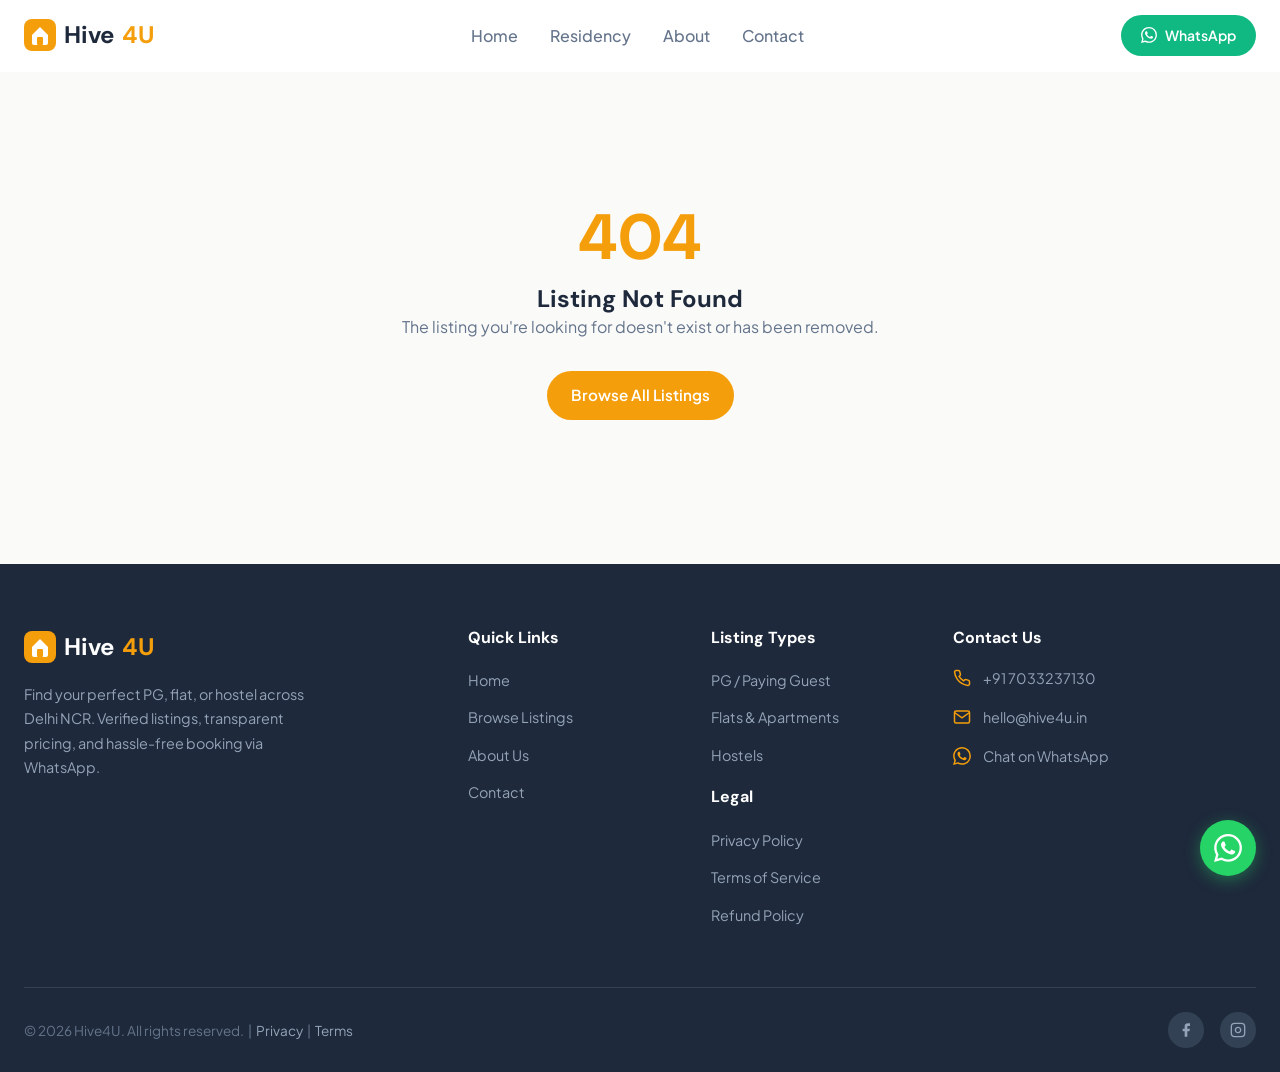
<file: public/listing.html>
<!DOCTYPE html>
<html lang="en">
<head>
  <meta charset="UTF-8">
  <meta name="viewport" content="width=device-width, initial-scale=1.0">
  <title>Listing Details — Hive4U</title>
  <meta name="description" content="View detailed listing with photos, amenities, pricing, and location map. Book via WhatsApp instantly with zero brokerage.">
  <meta name="robots" content="index, follow">
  <meta name="geo.region" content="IN-DL">
  <meta name="geo.placename" content="Delhi NCR, India">
  <link rel="icon" href="data:image/svg+xml,<svg xmlns='http://www.w3.org/2000/svg' viewBox='0 0 32 32'><rect width='32' height='32' rx='8' fill='%23F59E0B'/><path d='M8 16L16 8L24 16V24C24 25.1 23.1 26 22 26H10C8.9 26 8 25.1 8 24V16Z' fill='white'/></svg>">
  <link rel="stylesheet" href="css/style.css">
  <link rel="stylesheet" href="css/components.css">
  <link rel="stylesheet" href="css/listing.css">
</head>
<body>
  <div id="navbar"></div>

  <main class="listing-page" id="listingPage">
    <div class="container">
      <!-- Content rendered by JS -->
    </div>
  </main>

  <div id="footer"></div>

  <button class="back-to-top" aria-label="Back to top">
    <svg width="20" height="20" viewBox="0 0 24 24" fill="none" stroke="currentColor" stroke-width="2.5"><polyline points="18 15 12 9 6 15"/></svg>
  </button>

  <script type="module">
    import { initApp } from './js/app.js';
    import { getListingById, getNearbyListings, getData } from './js/data.js';
    import { generateWhatsAppLink, formatPrice, getBadgeClass, renderCard } from './js/utils.js';

    initApp();

    const params = new URLSearchParams(window.location.search);
    const id = params.get('id');
    const container = document.querySelector('.listing-page .container');

    if (!id) {
      showNotFound();
    } else {
      loadListing(id);
    }

    async function loadListing(id) {
      const listing = await getListingById(id);
      if (!listing) { showNotFound(); return; }

      document.title = `${listing.title} — Hive4U`;

      const data = await getData();
      const nearby = await getNearbyListings(listing, 3);
      const waLink = generateWhatsAppLink(listing.title, listing.location.fullAddress);
      const price = formatPrice(listing.price);
      const badgeClass = getBadgeClass(listing.type);

      const amenityIcons = {
        wifi: '📶', ac: '❄️', food: '🍽️', laundry: '👕',
        'power-backup': '🔋', parking: '🅿️', gym: '🏋️',
        cctv: '📹', 'water-purifier': '💧', geyser: '🚿'
      };

      container.innerHTML = `
        <a href="residency.html" class="back-link">
          <svg viewBox="0 0 24 24" fill="none" stroke="currentColor" stroke-width="2"><polyline points="15 18 9 12 15 6"/></svg>
          Back to Listings
        </a>

        <!-- Gallery -->
        <div class="gallery">
          <div class="gallery-main">
            <img src="${listing.images[0]}" alt="${listing.title}" id="galleryMain">
            <button class="gallery-nav gallery-prev" id="galleryPrev">
              <svg viewBox="0 0 24 24" fill="none" stroke="currentColor" stroke-width="2"><polyline points="15 18 9 12 15 6"/></svg>
            </button>
            <button class="gallery-nav gallery-next" id="galleryNext">
              <svg viewBox="0 0 24 24" fill="none" stroke="currentColor" stroke-width="2"><polyline points="9 18 15 12 9 6"/></svg>
            </button>
            <span class="gallery-counter" id="galleryCounter">1 / ${listing.images.length}</span>
          </div>
          <div class="gallery-thumbs">
            ${listing.images.map((img, i) => `
              <div class="gallery-thumb ${i === 0 ? 'active' : ''}" data-index="${i}">
                <img src="${img}" alt="Photo ${i + 1}">
              </div>
            `).join('')}
          </div>
        </div>

        <div class="listing-layout">
          <!-- Content -->
          <div class="listing-content">
            <div class="listing-header">
              <div class="listing-badges">
                <span class="badge ${badgeClass}">${listing.type.toUpperCase()}</span>
                <span class="badge" style="background:#F1F5F9;color:var(--text-muted)">${listing.subtype.toUpperCase()}</span>
                <span class="badge" style="background:#F1F5F9;color:var(--text-muted)">${listing.gender.toUpperCase()}</span>
              </div>
              <h1 class="listing-title">${listing.title}</h1>
              <div class="listing-location">
                <svg viewBox="0 0 24 24" fill="none" stroke="currentColor" stroke-width="2"><path d="M21 10c0 7-9 13-9 13s-9-6-9-13a9 9 0 0118 0z"/><circle cx="12" cy="10" r="3"/></svg>
                ${listing.location.fullAddress}
                <a href="${listing.location.gmapLink}" target="_blank">View on Map &rarr;</a>
              </div>
              <div class="listing-rating">
                <svg viewBox="0 0 24 24"><path d="M12 2l3.09 6.26L22 9.27l-5 4.87 1.18 6.88L12 17.77l-6.18 3.25L7 14.14 2 9.27l6.91-1.01L12 2z"/></svg>
                ${listing.rating} Rating
              </div>
            </div>

            <div class="listing-section">
              <h2>Description</h2>
              <p class="listing-description">${listing.description}</p>
            </div>

            <div class="listing-section">
              <h2>Amenities</h2>
              <div class="amenities-grid">
                ${listing.amenities.map(a => `
                  <div class="amenity-item">
                    <span class="amenity-icon">${amenityIcons[a] || '✓'}</span>
                    ${data.amenityLabels[a] || a}
                  </div>
                `).join('')}
              </div>
            </div>

            <div class="listing-section">
              <h2>Location</h2>
              <div class="listing-map">
                ${listing.location.gmapEmbed}
              </div>
            </div>
          </div>

          <!-- Price Card Sidebar -->
          <div class="price-card">
            <div class="price-card__price">${price}</div>
            <p class="price-card__period">${listing.price.period === 'month' ? 'Per Month' : 'Per Year'} &middot; ${listing.subtype.toUpperCase()}</p>
            <a href="${waLink}" target="_blank" class="price-card__whatsapp">
              <svg width="20" height="20" viewBox="0 0 24 24" fill="currentColor"><path d="M17.472 14.382c-.297-.149-1.758-.867-2.03-.967-.273-.099-.471-.148-.67.15-.197.297-.767.966-.94 1.164-.173.199-.347.223-.644.075-.297-.15-1.255-.463-2.39-1.475-.883-.788-1.48-1.761-1.653-2.059-.173-.297-.018-.458.13-.606.134-.133.298-.347.446-.52.149-.174.198-.298.298-.497.099-.198.05-.371-.025-.52-.075-.149-.669-1.612-.916-2.207-.242-.579-.487-.5-.669-.51-.173-.008-.371-.01-.57-.01-.198 0-.52.074-.792.372-.272.297-1.04 1.016-1.04 2.479 0 1.462 1.065 2.875 1.213 3.074.149.198 2.096 3.2 5.077 4.487.709.306 1.262.489 1.694.625.712.227 1.36.195 1.871.118.571-.085 1.758-.719 2.006-1.413.248-.694.248-1.289.173-1.413-.074-.124-.272-.198-.57-.347m-5.421 7.403h-.004a9.87 9.87 0 01-5.031-1.378l-.361-.214-3.741.982.998-3.648-.235-.374a9.86 9.86 0 01-1.51-5.26c.001-5.45 4.436-9.884 9.888-9.884 2.64 0 5.122 1.03 6.988 2.898a9.825 9.825 0 012.893 6.994c-.003 5.45-4.437 9.884-9.885 9.884m8.413-18.297A11.815 11.815 0 0012.05 0C5.495 0 .16 5.335.157 11.892c0 2.096.547 4.142 1.588 5.945L.057 24l6.305-1.654a11.882 11.882 0 005.683 1.448h.005c6.554 0 11.89-5.335 11.893-11.893a11.821 11.821 0 00-3.48-8.413z"/></svg>
              Book via WhatsApp
            </a>
            <div class="price-card__info">
              <div class="price-card__info-item">
                <svg viewBox="0 0 24 24" fill="none" stroke="currentColor" stroke-width="2"><path d="M22 11.08V12a10 10 0 11-5.93-9.14"/><polyline points="22 4 12 14.01 9 11.01"/></svg>
                Verified Listing
              </div>
              <div class="price-card__info-item">
                <svg viewBox="0 0 24 24" fill="none" stroke="currentColor" stroke-width="2"><circle cx="12" cy="12" r="10"/><polyline points="12 6 12 12 16 14"/></svg>
                Instant Response
              </div>
              <div class="price-card__info-item">
                <svg viewBox="0 0 24 24" fill="none" stroke="currentColor" stroke-width="2"><path d="M12 22s8-4 8-10V5l-8-3-8 3v7c0 6 8 10 8 10z"/></svg>
                Zero Brokerage
              </div>
            </div>
          </div>
        </div>

        ${nearby.length > 0 ? `
        <div class="nearby-section">
          <h2>Nearby Listings</h2>
          <div class="nearby-grid">
            ${nearby.map(l => renderCard(l, data.amenityLabels)).join('')}
          </div>
        </div>
        ` : ''}
      `;

      // Gallery logic
      let currentIndex = 0;
      const images = listing.images;
      const mainImg = document.getElementById('galleryMain');
      const counter = document.getElementById('galleryCounter');
      const thumbs = document.querySelectorAll('.gallery-thumb');

      function showImage(index) {
        currentIndex = (index + images.length) % images.length;
        mainImg.src = images[currentIndex];
        counter.textContent = `${currentIndex + 1} / ${images.length}`;
        thumbs.forEach((t, i) => t.classList.toggle('active', i === currentIndex));
      }

      document.getElementById('galleryPrev').addEventListener('click', () => showImage(currentIndex - 1));
      document.getElementById('galleryNext').addEventListener('click', () => showImage(currentIndex + 1));
      thumbs.forEach(t => t.addEventListener('click', () => showImage(Number(t.dataset.index))));
    }

    function showNotFound() {
      container.innerHTML = `
        <div class="not-found">
          <h1>404</h1>
          <h3>Listing Not Found</h3>
          <p>The listing you're looking for doesn't exist or has been removed.</p>
          <a href="residency.html" class="btn btn-primary">Browse All Listings</a>
        </div>
      `;
    }
  </script>
</body>
</html>
</file>
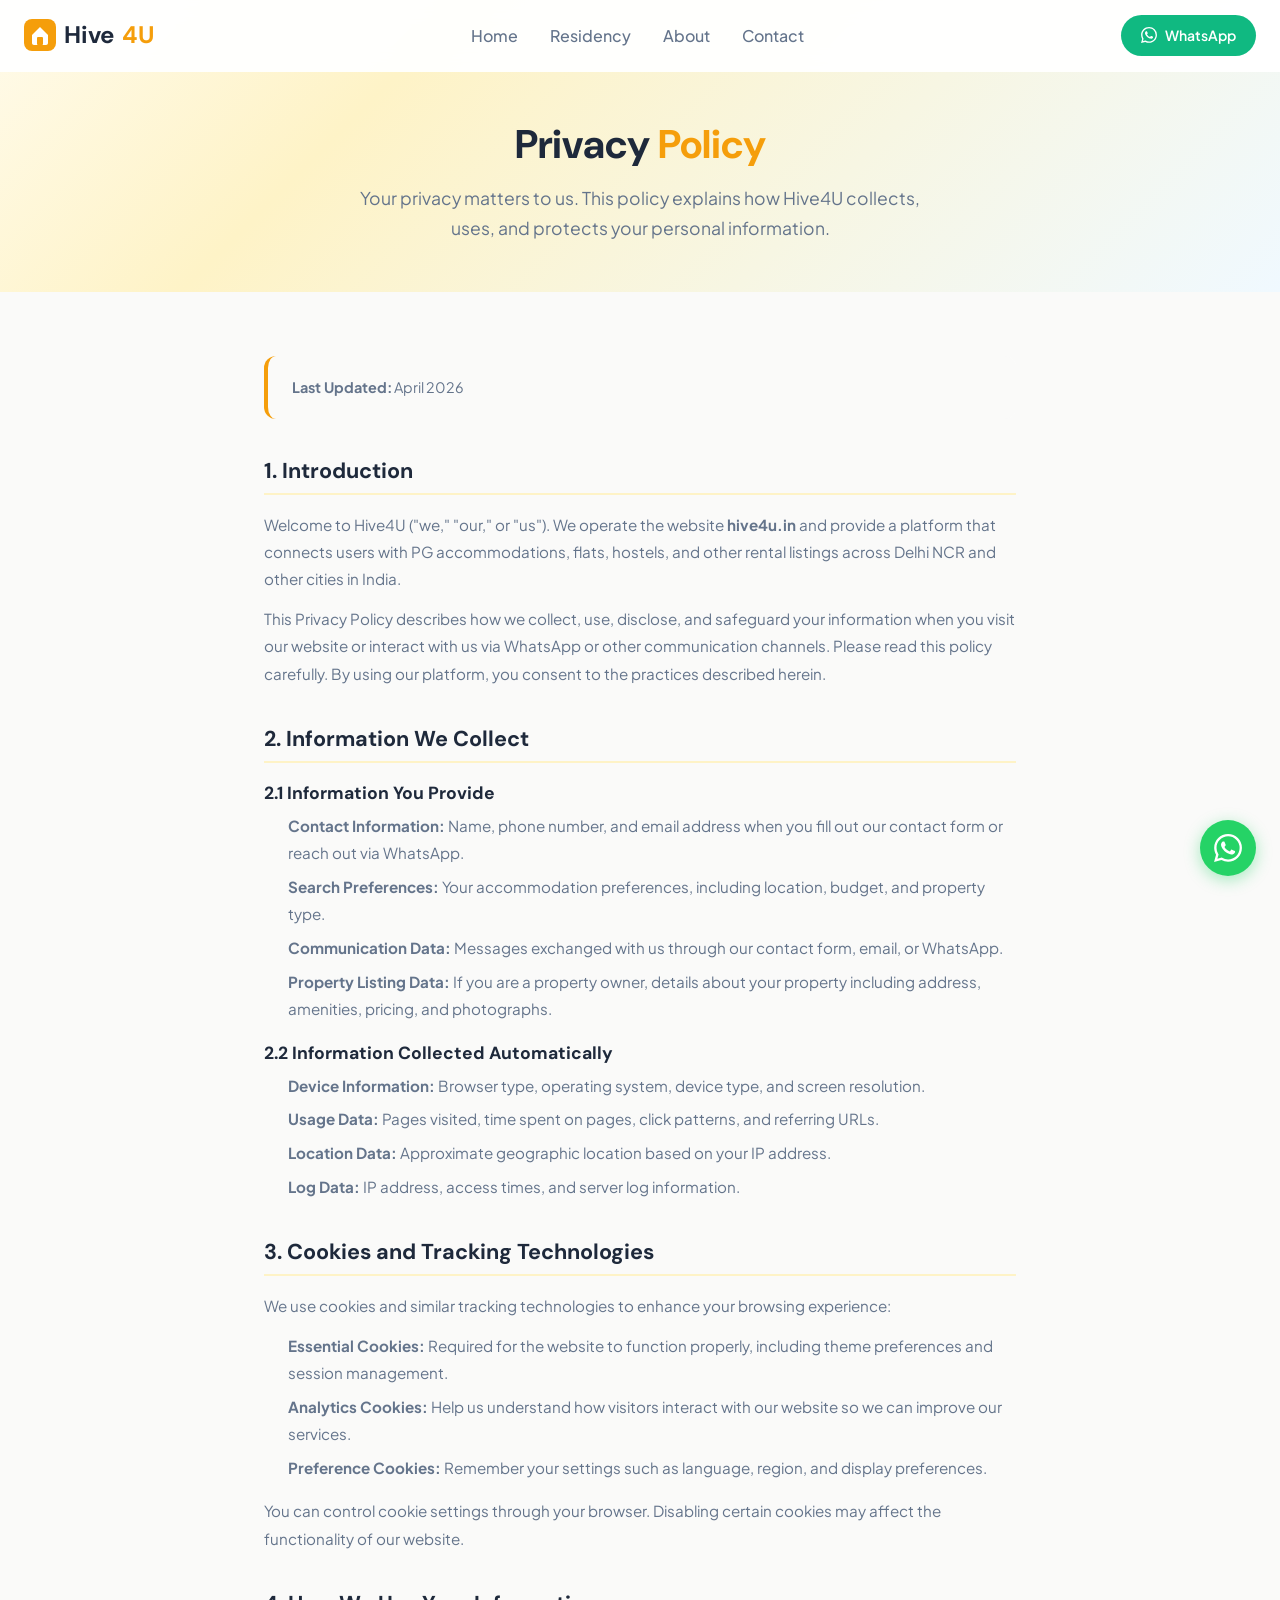
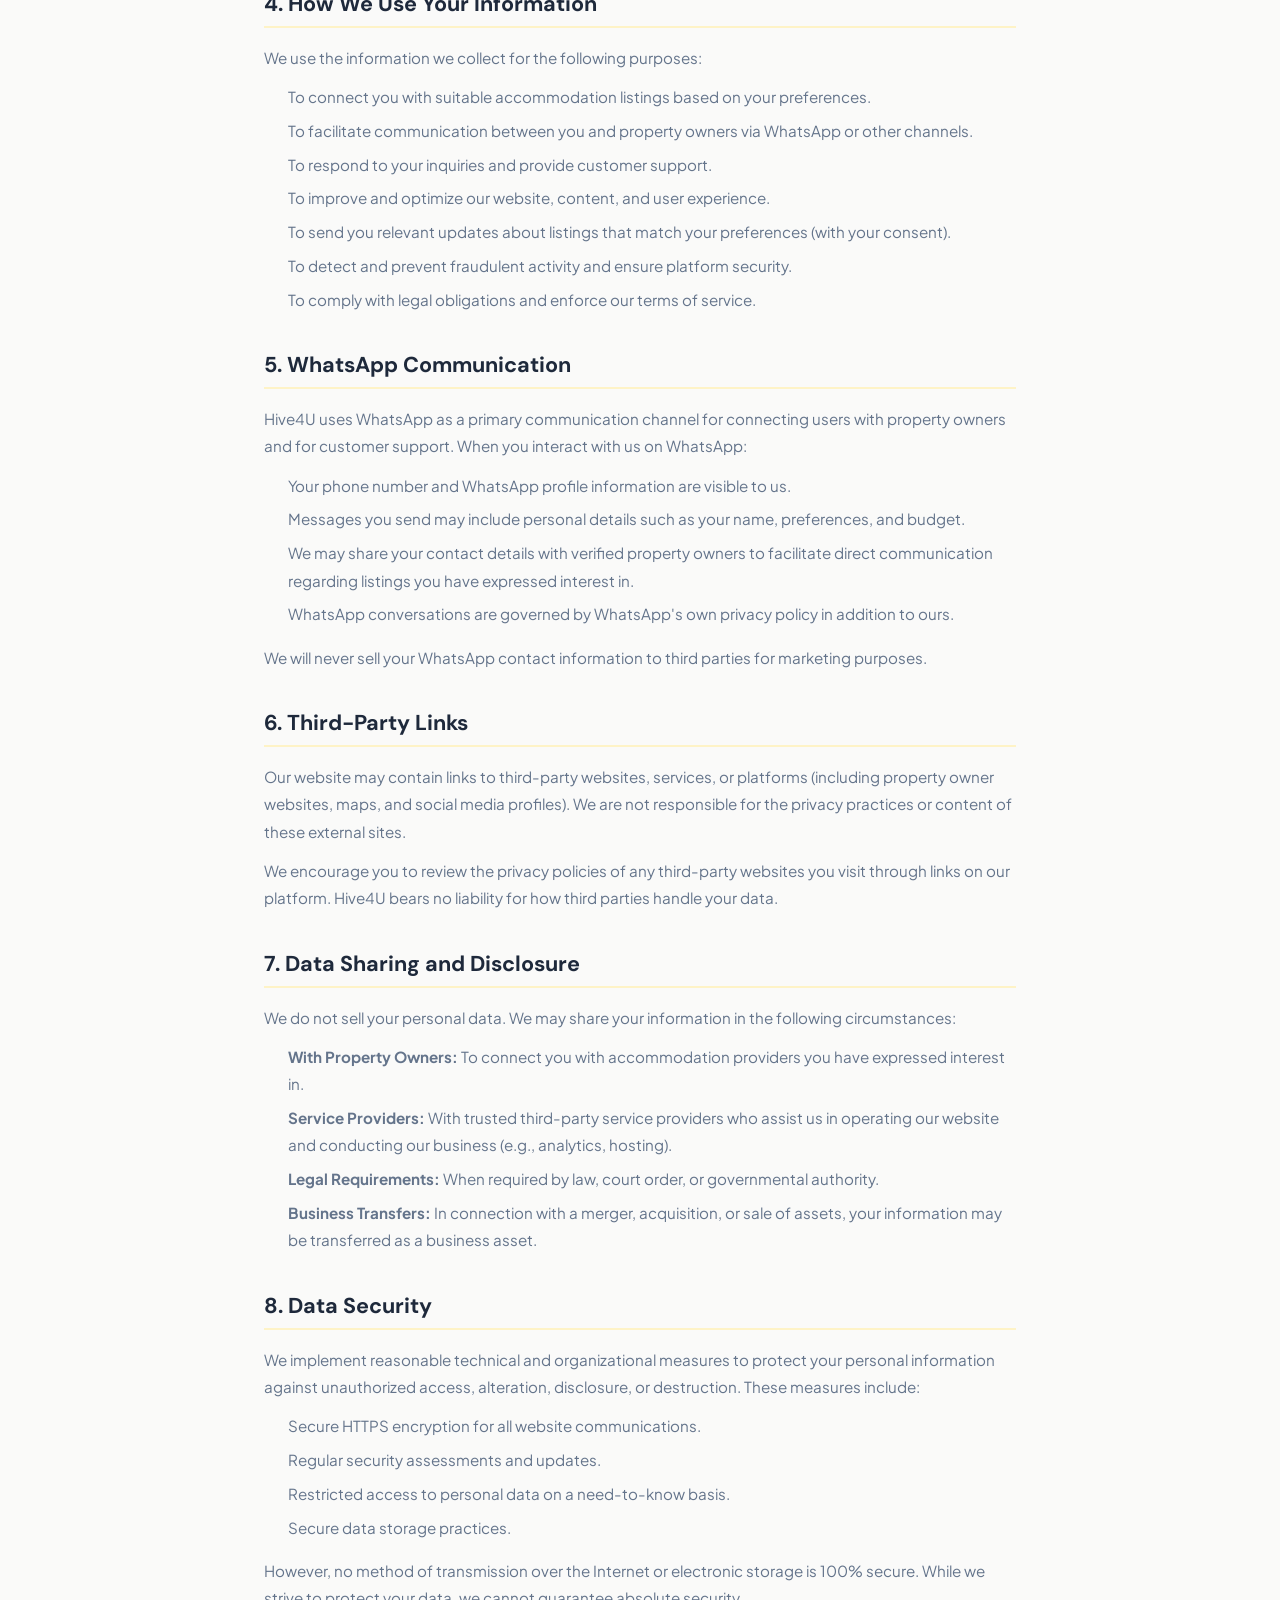
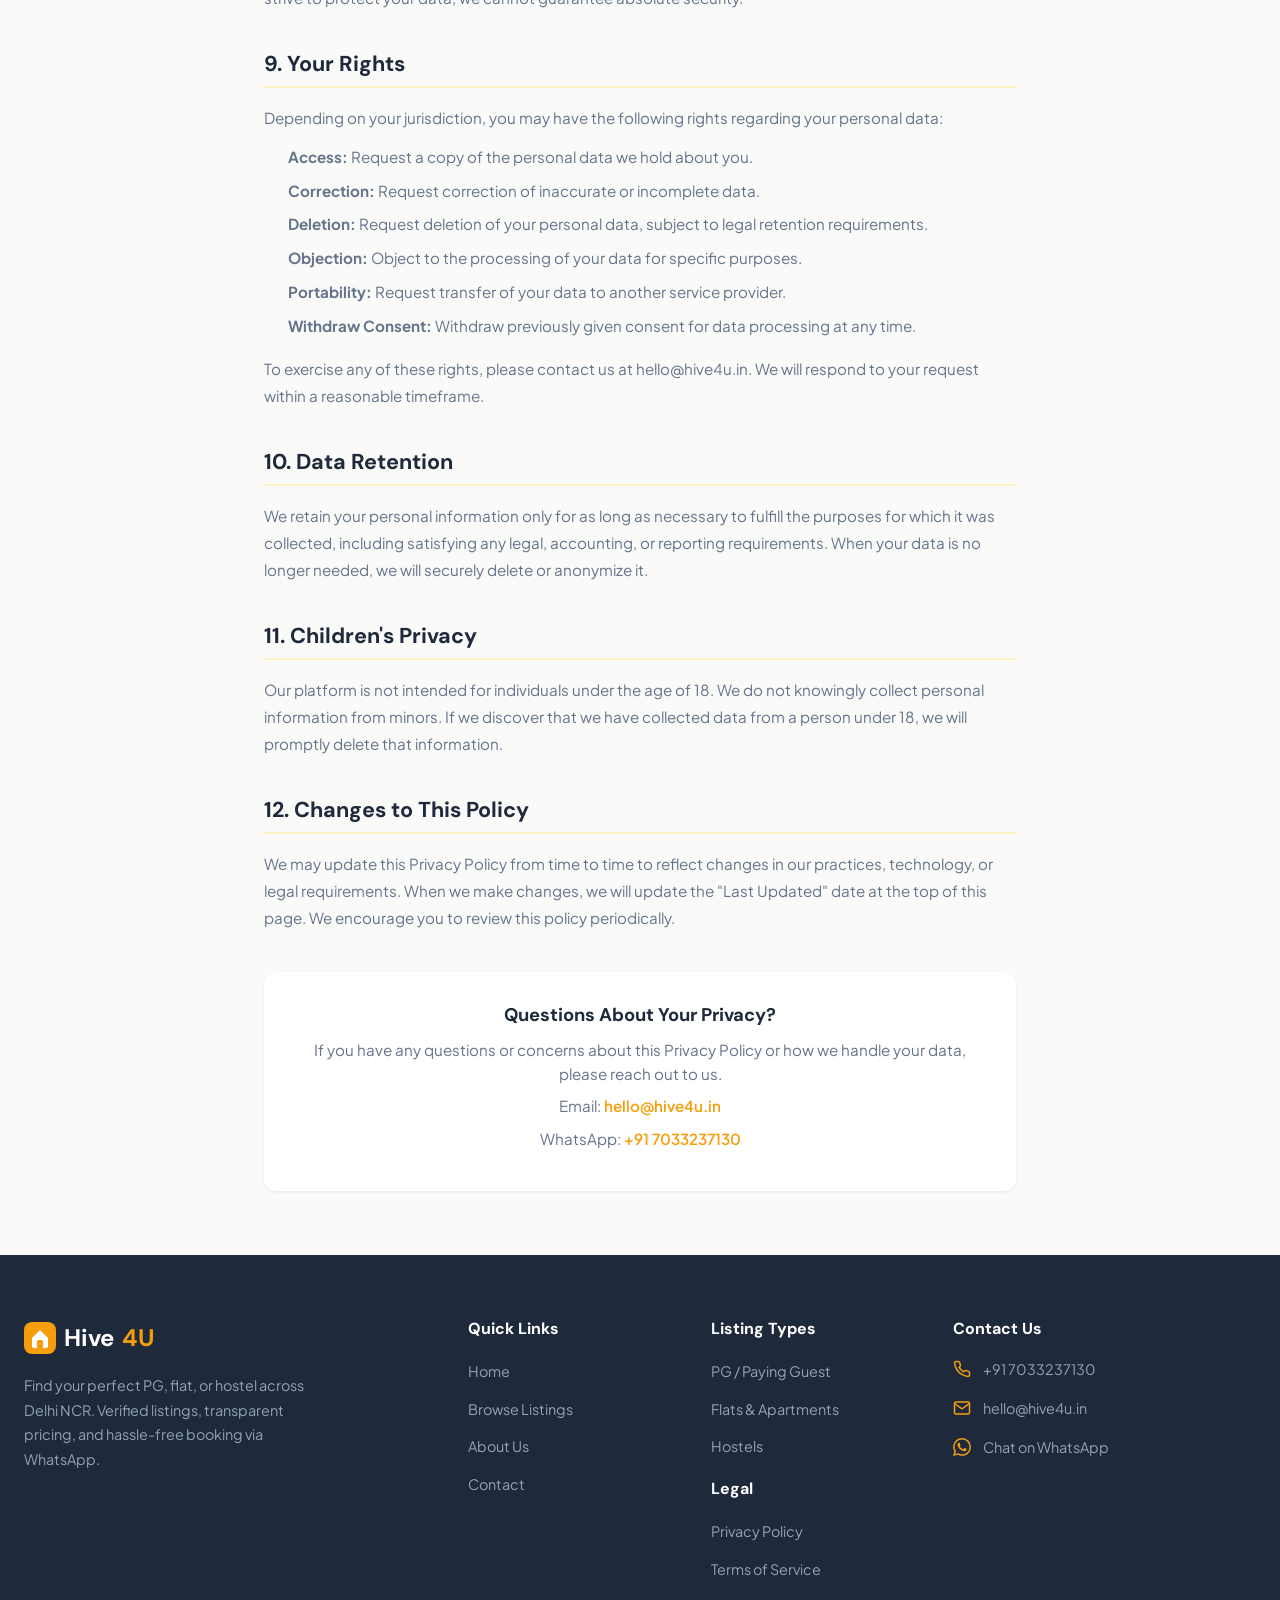
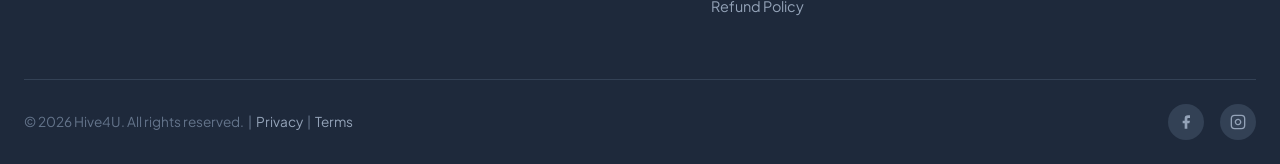
<file: public/privacy-policy.html>
<!DOCTYPE html>
<html lang="en">
<head>
  <meta charset="UTF-8">
  <meta name="viewport" content="width=device-width, initial-scale=1.0">
  <title>Privacy Policy — Hive4U</title>
  <meta name="description" content="Read the Hive4U Privacy Policy to understand how we collect, use, and protect your personal data when you use our PG, flat, and hostel listing platform.">
  <link rel="canonical" href="https://hive4u.in/privacy-policy">
  <meta property="og:title" content="Privacy Policy — Hive4U">
  <meta property="og:description" content="Learn how Hive4U collects, uses, and safeguards your personal information on our accommodation listing platform.">
  <meta property="og:type" content="website">
  <meta property="og:url" content="https://hive4u.in/privacy-policy">
  <meta name="geo.region" content="IN-DL">
  <meta name="geo.placename" content="Delhi NCR, India">
  <meta name="robots" content="index, follow">
  <link rel="icon" href="data:image/svg+xml,<svg xmlns='http://www.w3.org/2000/svg' viewBox='0 0 32 32'><rect width='32' height='32' rx='8' fill='%23F59E0B'/><path d='M8 16L16 8L24 16V24C24 25.1 23.1 26 22 26H10C8.9 26 8 25.1 8 24V16Z' fill='white'/></svg>">
  <link rel="stylesheet" href="css/style.css">
  <link rel="stylesheet" href="css/components.css">
  <style>
    .legal-hero {
      padding-top: calc(var(--nav-height) + 3rem);
      padding-bottom: 3rem;
      background: linear-gradient(135deg, #FFFBEB 0%, #FEF3C7 30%, #F0F9FF 100%);
      text-align: center;
    }
    .legal-hero h1 { font-size: 2.5rem; margin-bottom: 1rem; }
    .legal-hero h1 span { color: var(--primary); }
    .legal-hero p { max-width: 600px; margin: 0 auto; color: var(--text-muted); font-size: 1.1rem; line-height: 1.7; }

    .legal-content {
      padding: 4rem 0;
    }
    .legal-content .container {
      max-width: 800px;
    }
    .legal-section {
      margin-bottom: 2.5rem;
    }
    .legal-section h2 {
      font-size: 1.35rem;
      margin-bottom: 1rem;
      color: var(--text);
      padding-bottom: 0.5rem;
      border-bottom: 2px solid var(--primary-light);
    }
    .legal-section h3 {
      font-size: 1.1rem;
      margin-bottom: 0.5rem;
      margin-top: 1.25rem;
      color: var(--text);
    }
    .legal-section p,
    .legal-section li {
      color: var(--text-muted);
      line-height: 1.8;
      font-size: 0.95rem;
      margin-bottom: 0.75rem;
    }
    .legal-section ul {
      padding-left: 1.5rem;
      margin-bottom: 1rem;
    }
    .legal-section ul li {
      margin-bottom: 0.4rem;
    }
    .legal-updated {
      background: var(--bg);
      padding: 1.25rem 1.5rem;
      border-radius: var(--radius);
      font-size: 0.9rem;
      color: var(--text-muted);
      margin-bottom: 2.5rem;
      border-left: 4px solid var(--primary);
    }
    .legal-contact-box {
      background: var(--bg-card);
      padding: 2rem;
      border-radius: var(--radius);
      box-shadow: var(--shadow-sm);
      text-align: center;
      margin-top: 2rem;
    }
    .legal-contact-box h3 {
      margin-bottom: 0.75rem;
      font-size: 1.15rem;
    }
    .legal-contact-box p {
      color: var(--text-muted);
      font-size: 0.95rem;
      margin-bottom: 0.5rem;
    }
    .legal-contact-box a {
      color: var(--primary);
      font-weight: 600;
      text-decoration: none;
    }
    .legal-contact-box a:hover {
      text-decoration: underline;
    }

    @media (max-width: 768px) {
      .legal-hero h1 { font-size: 1.75rem; }
    }
  </style>
</head>
<body>
  <div id="navbar"></div>

  <main>
    <section class="legal-hero">
      <div class="container">
        <h1>Privacy <span>Policy</span></h1>
        <p>Your privacy matters to us. This policy explains how Hive4U collects, uses, and protects your personal information.</p>
      </div>
    </section>

    <section class="legal-content">
      <div class="container">
        <div class="legal-updated">
          <strong>Last Updated:</strong> April 2026
        </div>

        <div class="legal-section reveal">
          <h2>1. Introduction</h2>
          <p>Welcome to Hive4U ("we," "our," or "us"). We operate the website <strong>hive4u.in</strong> and provide a platform that connects users with PG accommodations, flats, hostels, and other rental listings across Delhi NCR and other cities in India.</p>
          <p>This Privacy Policy describes how we collect, use, disclose, and safeguard your information when you visit our website or interact with us via WhatsApp or other communication channels. Please read this policy carefully. By using our platform, you consent to the practices described herein.</p>
        </div>

        <div class="legal-section reveal">
          <h2>2. Information We Collect</h2>

          <h3>2.1 Information You Provide</h3>
          <ul>
            <li><strong>Contact Information:</strong> Name, phone number, and email address when you fill out our contact form or reach out via WhatsApp.</li>
            <li><strong>Search Preferences:</strong> Your accommodation preferences, including location, budget, and property type.</li>
            <li><strong>Communication Data:</strong> Messages exchanged with us through our contact form, email, or WhatsApp.</li>
            <li><strong>Property Listing Data:</strong> If you are a property owner, details about your property including address, amenities, pricing, and photographs.</li>
          </ul>

          <h3>2.2 Information Collected Automatically</h3>
          <ul>
            <li><strong>Device Information:</strong> Browser type, operating system, device type, and screen resolution.</li>
            <li><strong>Usage Data:</strong> Pages visited, time spent on pages, click patterns, and referring URLs.</li>
            <li><strong>Location Data:</strong> Approximate geographic location based on your IP address.</li>
            <li><strong>Log Data:</strong> IP address, access times, and server log information.</li>
          </ul>
        </div>

        <div class="legal-section reveal">
          <h2>3. Cookies and Tracking Technologies</h2>
          <p>We use cookies and similar tracking technologies to enhance your browsing experience:</p>
          <ul>
            <li><strong>Essential Cookies:</strong> Required for the website to function properly, including theme preferences and session management.</li>
            <li><strong>Analytics Cookies:</strong> Help us understand how visitors interact with our website so we can improve our services.</li>
            <li><strong>Preference Cookies:</strong> Remember your settings such as language, region, and display preferences.</li>
          </ul>
          <p>You can control cookie settings through your browser. Disabling certain cookies may affect the functionality of our website.</p>
        </div>

        <div class="legal-section reveal">
          <h2>4. How We Use Your Information</h2>
          <p>We use the information we collect for the following purposes:</p>
          <ul>
            <li>To connect you with suitable accommodation listings based on your preferences.</li>
            <li>To facilitate communication between you and property owners via WhatsApp or other channels.</li>
            <li>To respond to your inquiries and provide customer support.</li>
            <li>To improve and optimize our website, content, and user experience.</li>
            <li>To send you relevant updates about listings that match your preferences (with your consent).</li>
            <li>To detect and prevent fraudulent activity and ensure platform security.</li>
            <li>To comply with legal obligations and enforce our terms of service.</li>
          </ul>
        </div>

        <div class="legal-section reveal">
          <h2>5. WhatsApp Communication</h2>
          <p>Hive4U uses WhatsApp as a primary communication channel for connecting users with property owners and for customer support. When you interact with us on WhatsApp:</p>
          <ul>
            <li>Your phone number and WhatsApp profile information are visible to us.</li>
            <li>Messages you send may include personal details such as your name, preferences, and budget.</li>
            <li>We may share your contact details with verified property owners to facilitate direct communication regarding listings you have expressed interest in.</li>
            <li>WhatsApp conversations are governed by WhatsApp's own privacy policy in addition to ours.</li>
          </ul>
          <p>We will never sell your WhatsApp contact information to third parties for marketing purposes.</p>
        </div>

        <div class="legal-section reveal">
          <h2>6. Third-Party Links</h2>
          <p>Our website may contain links to third-party websites, services, or platforms (including property owner websites, maps, and social media profiles). We are not responsible for the privacy practices or content of these external sites.</p>
          <p>We encourage you to review the privacy policies of any third-party websites you visit through links on our platform. Hive4U bears no liability for how third parties handle your data.</p>
        </div>

        <div class="legal-section reveal">
          <h2>7. Data Sharing and Disclosure</h2>
          <p>We do not sell your personal data. We may share your information in the following circumstances:</p>
          <ul>
            <li><strong>With Property Owners:</strong> To connect you with accommodation providers you have expressed interest in.</li>
            <li><strong>Service Providers:</strong> With trusted third-party service providers who assist us in operating our website and conducting our business (e.g., analytics, hosting).</li>
            <li><strong>Legal Requirements:</strong> When required by law, court order, or governmental authority.</li>
            <li><strong>Business Transfers:</strong> In connection with a merger, acquisition, or sale of assets, your information may be transferred as a business asset.</li>
          </ul>
        </div>

        <div class="legal-section reveal">
          <h2>8. Data Security</h2>
          <p>We implement reasonable technical and organizational measures to protect your personal information against unauthorized access, alteration, disclosure, or destruction. These measures include:</p>
          <ul>
            <li>Secure HTTPS encryption for all website communications.</li>
            <li>Regular security assessments and updates.</li>
            <li>Restricted access to personal data on a need-to-know basis.</li>
            <li>Secure data storage practices.</li>
          </ul>
          <p>However, no method of transmission over the Internet or electronic storage is 100% secure. While we strive to protect your data, we cannot guarantee absolute security.</p>
        </div>

        <div class="legal-section reveal">
          <h2>9. Your Rights</h2>
          <p>Depending on your jurisdiction, you may have the following rights regarding your personal data:</p>
          <ul>
            <li><strong>Access:</strong> Request a copy of the personal data we hold about you.</li>
            <li><strong>Correction:</strong> Request correction of inaccurate or incomplete data.</li>
            <li><strong>Deletion:</strong> Request deletion of your personal data, subject to legal retention requirements.</li>
            <li><strong>Objection:</strong> Object to the processing of your data for specific purposes.</li>
            <li><strong>Portability:</strong> Request transfer of your data to another service provider.</li>
            <li><strong>Withdraw Consent:</strong> Withdraw previously given consent for data processing at any time.</li>
          </ul>
          <p>To exercise any of these rights, please contact us at <a href="mailto:hello@hive4u.in">hello@hive4u.in</a>. We will respond to your request within a reasonable timeframe.</p>
        </div>

        <div class="legal-section reveal">
          <h2>10. Data Retention</h2>
          <p>We retain your personal information only for as long as necessary to fulfill the purposes for which it was collected, including satisfying any legal, accounting, or reporting requirements. When your data is no longer needed, we will securely delete or anonymize it.</p>
        </div>

        <div class="legal-section reveal">
          <h2>11. Children's Privacy</h2>
          <p>Our platform is not intended for individuals under the age of 18. We do not knowingly collect personal information from minors. If we discover that we have collected data from a person under 18, we will promptly delete that information.</p>
        </div>

        <div class="legal-section reveal">
          <h2>12. Changes to This Policy</h2>
          <p>We may update this Privacy Policy from time to time to reflect changes in our practices, technology, or legal requirements. When we make changes, we will update the "Last Updated" date at the top of this page. We encourage you to review this policy periodically.</p>
        </div>

        <div class="legal-contact-box reveal">
          <h3>Questions About Your Privacy?</h3>
          <p>If you have any questions or concerns about this Privacy Policy or how we handle your data, please reach out to us.</p>
          <p>Email: <a href="mailto:hello@hive4u.in">hello@hive4u.in</a></p>
          <p>WhatsApp: <a href="https://wa.me/917033237130" target="_blank">+91 7033237130</a></p>
        </div>
      </div>
    </section>
  </main>

  <div id="footer"></div>
  <button class="back-to-top" aria-label="Back to top">
    <svg width="20" height="20" viewBox="0 0 24 24" fill="none" stroke="currentColor" stroke-width="2.5"><polyline points="18 15 12 9 6 15"/></svg>
  </button>

  <script type="module">
    import { initApp } from './js/app.js';
    initApp();
  </script>
</body>
</html>
</file>
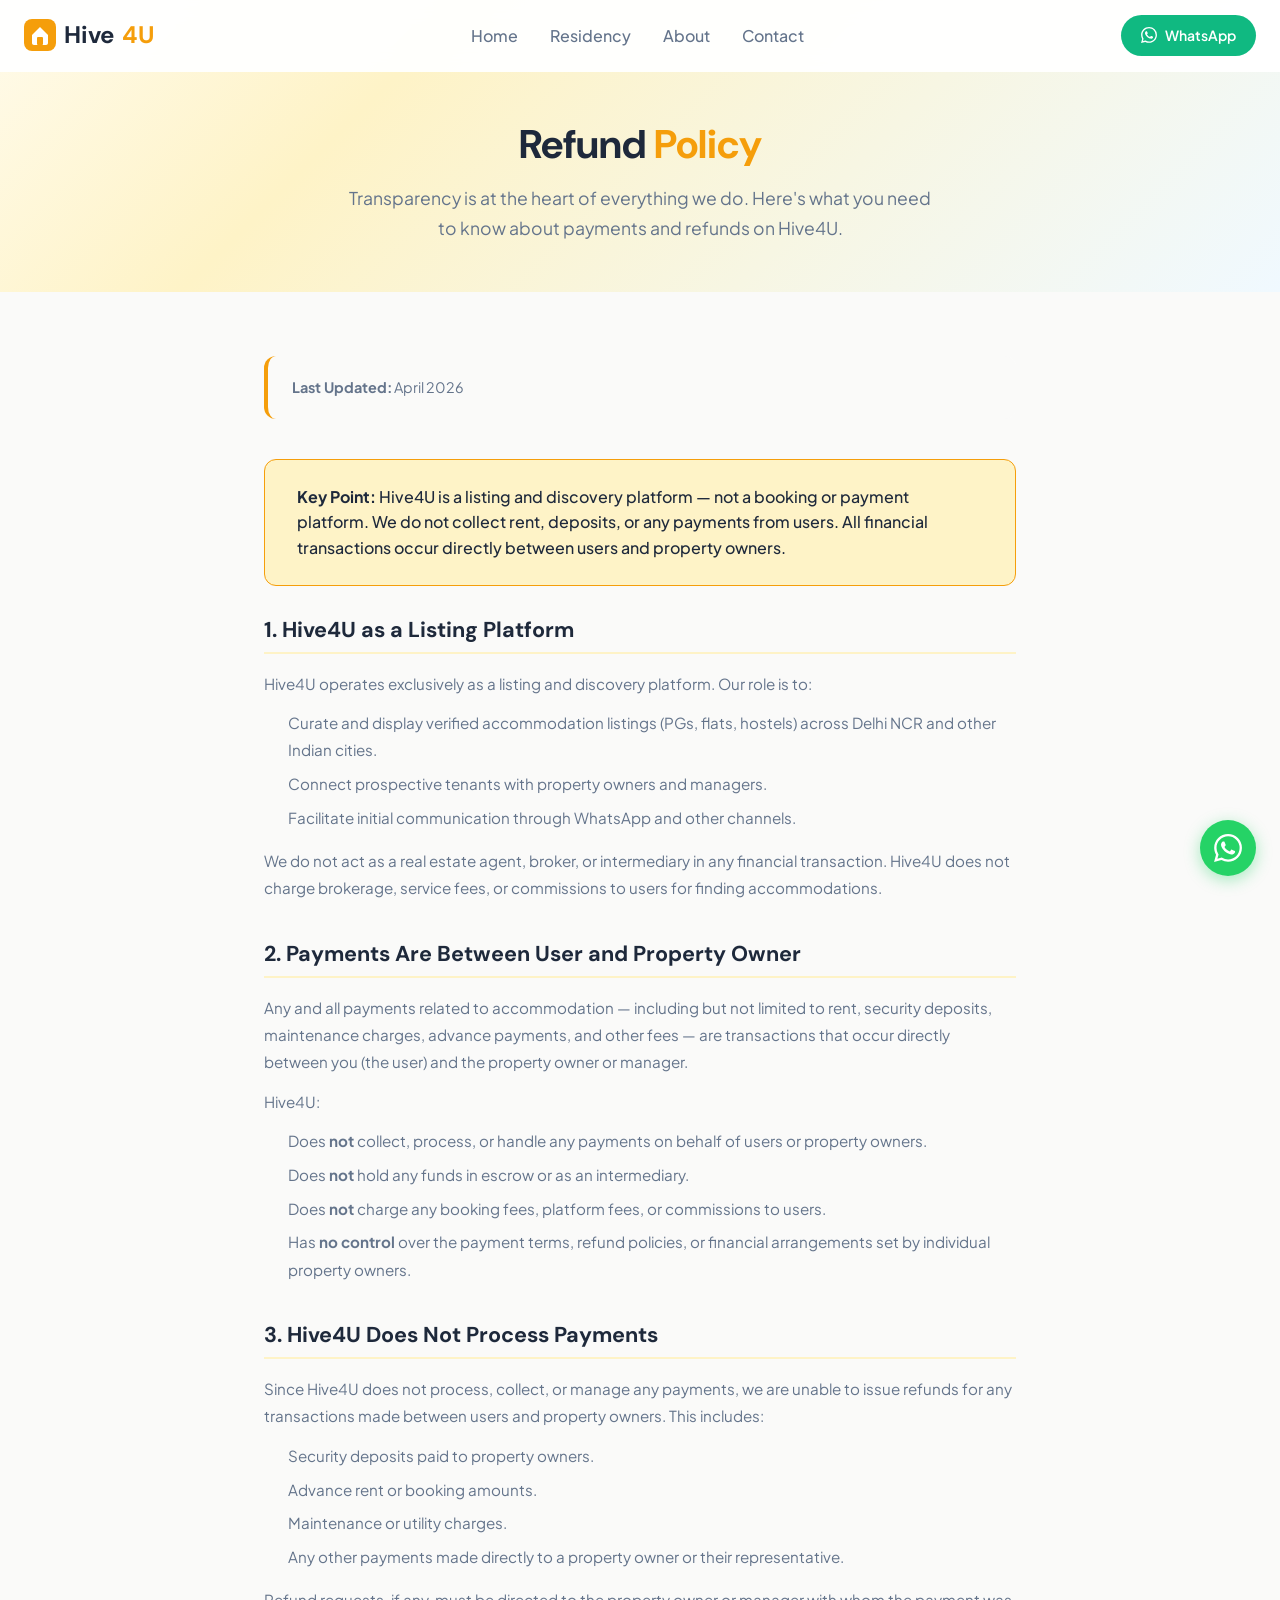
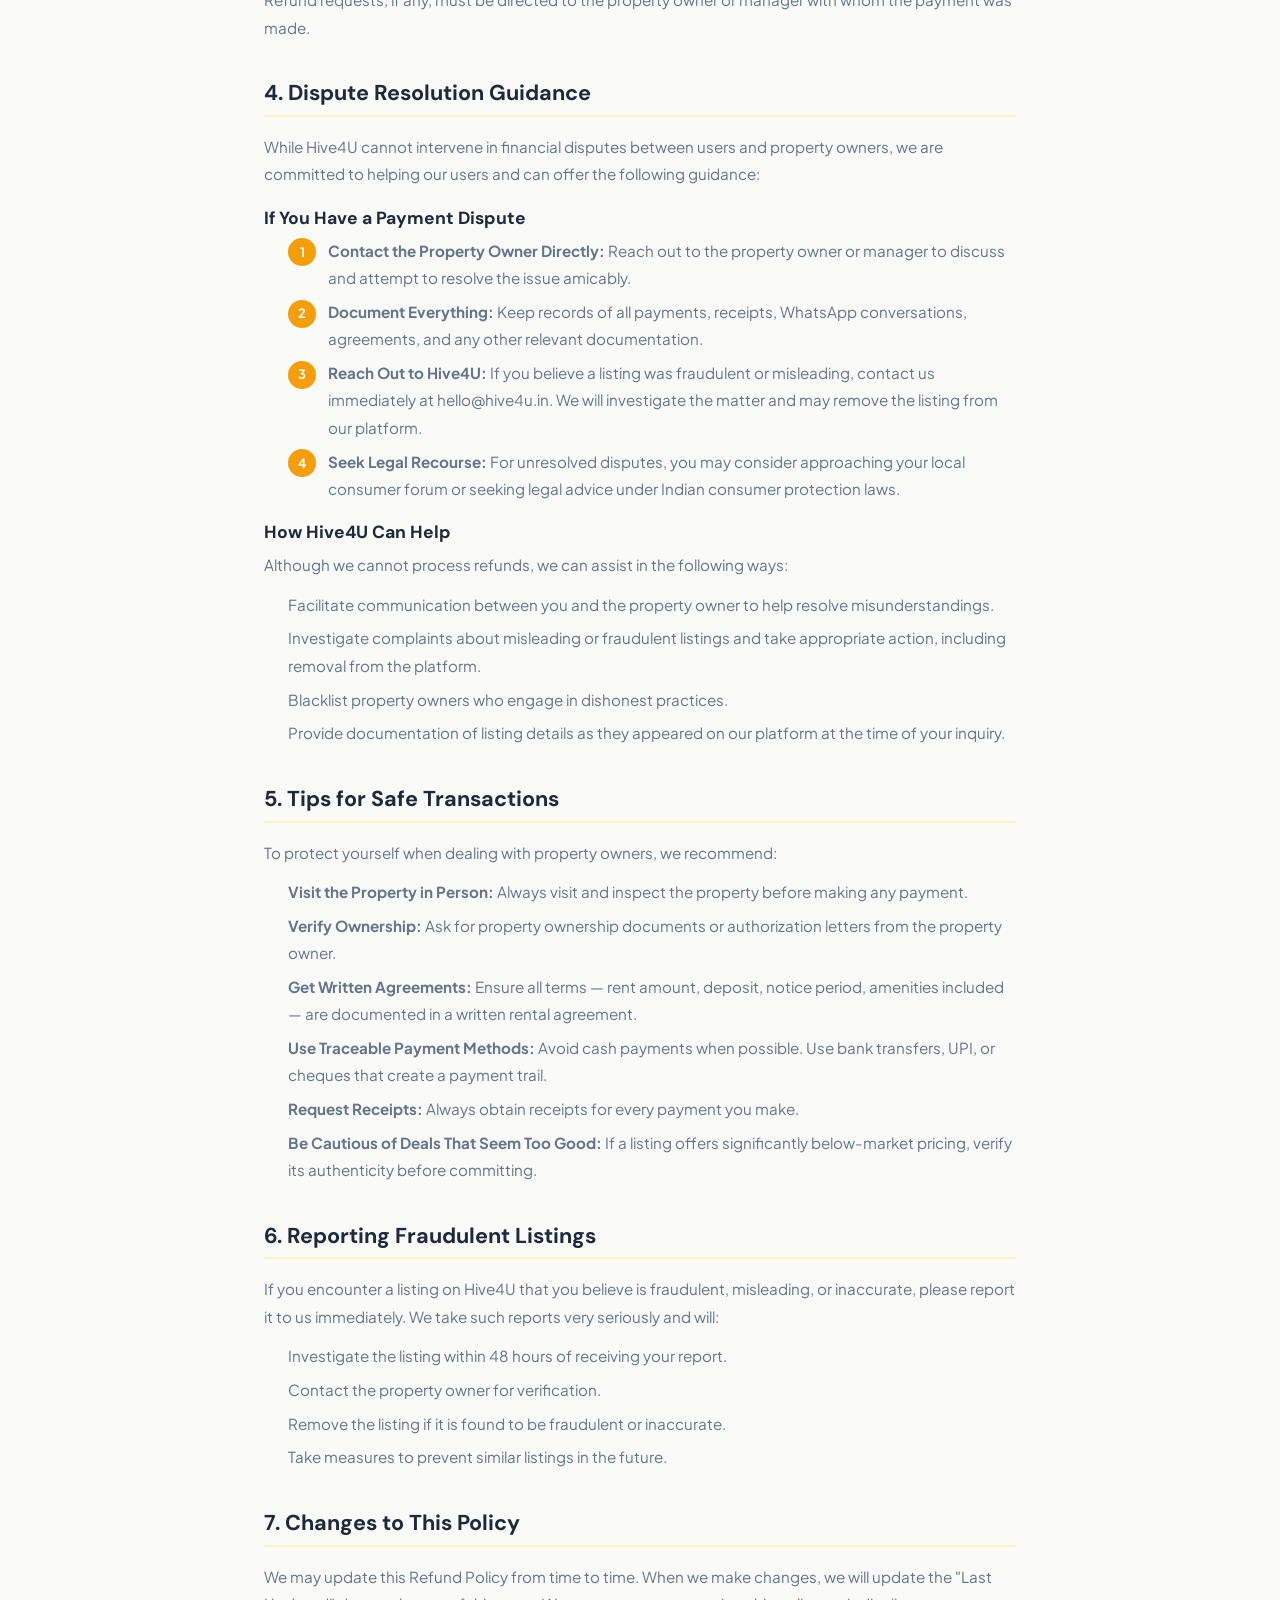
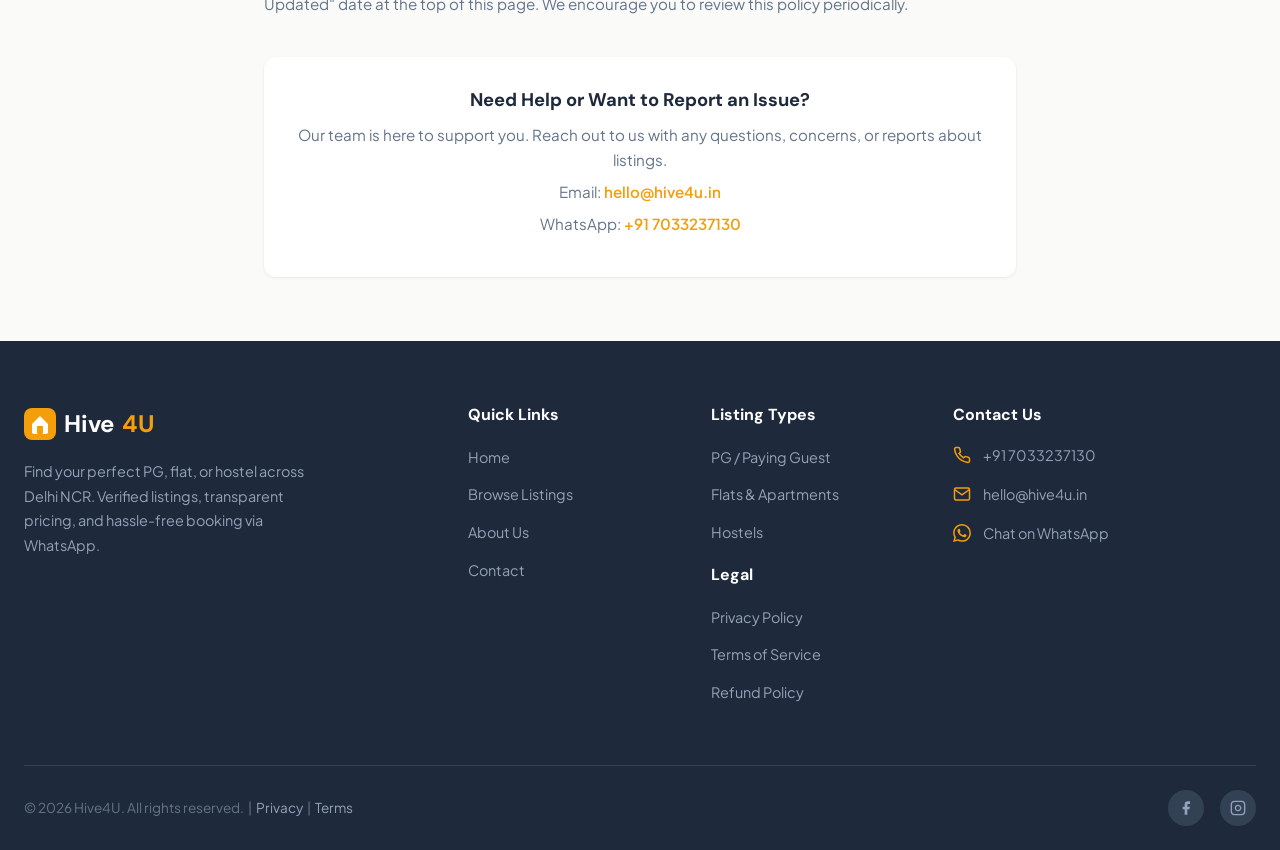
<file: public/refund-policy.html>
<!DOCTYPE html>
<html lang="en">
<head>
  <meta charset="UTF-8">
  <meta name="viewport" content="width=device-width, initial-scale=1.0">
  <title>Refund Policy — Hive4U</title>
  <meta name="description" content="Understand the Hive4U Refund Policy. Hive4U is a listing platform and does not process payments — learn how disputes and refunds are handled.">
  <link rel="canonical" href="https://hive4u.in/refund-policy">
  <meta property="og:title" content="Refund Policy — Hive4U">
  <meta property="og:description" content="Hive4U is a listing platform that does not process payments. Learn about our refund and dispute resolution policy.">
  <meta property="og:type" content="website">
  <meta property="og:url" content="https://hive4u.in/refund-policy">
  <meta name="geo.region" content="IN-DL">
  <meta name="geo.placename" content="Delhi NCR, India">
  <meta name="robots" content="index, follow">
  <link rel="icon" href="data:image/svg+xml,<svg xmlns='http://www.w3.org/2000/svg' viewBox='0 0 32 32'><rect width='32' height='32' rx='8' fill='%23F59E0B'/><path d='M8 16L16 8L24 16V24C24 25.1 23.1 26 22 26H10C8.9 26 8 25.1 8 24V16Z' fill='white'/></svg>">
  <link rel="stylesheet" href="css/style.css">
  <link rel="stylesheet" href="css/components.css">
  <style>
    .legal-hero {
      padding-top: calc(var(--nav-height) + 3rem);
      padding-bottom: 3rem;
      background: linear-gradient(135deg, #FFFBEB 0%, #FEF3C7 30%, #F0F9FF 100%);
      text-align: center;
    }
    .legal-hero h1 { font-size: 2.5rem; margin-bottom: 1rem; }
    .legal-hero h1 span { color: var(--primary); }
    .legal-hero p { max-width: 600px; margin: 0 auto; color: var(--text-muted); font-size: 1.1rem; line-height: 1.7; }

    .legal-content {
      padding: 4rem 0;
    }
    .legal-content .container {
      max-width: 800px;
    }
    .legal-section {
      margin-bottom: 2.5rem;
    }
    .legal-section h2 {
      font-size: 1.35rem;
      margin-bottom: 1rem;
      color: var(--text);
      padding-bottom: 0.5rem;
      border-bottom: 2px solid var(--primary-light);
    }
    .legal-section h3 {
      font-size: 1.1rem;
      margin-bottom: 0.5rem;
      margin-top: 1.25rem;
      color: var(--text);
    }
    .legal-section p,
    .legal-section li {
      color: var(--text-muted);
      line-height: 1.8;
      font-size: 0.95rem;
      margin-bottom: 0.75rem;
    }
    .legal-section ul {
      padding-left: 1.5rem;
      margin-bottom: 1rem;
    }
    .legal-section ul li {
      margin-bottom: 0.4rem;
    }
    .legal-updated {
      background: var(--bg);
      padding: 1.25rem 1.5rem;
      border-radius: var(--radius);
      font-size: 0.9rem;
      color: var(--text-muted);
      margin-bottom: 2.5rem;
      border-left: 4px solid var(--primary);
    }
    .legal-highlight {
      background: #FEF3C7;
      border: 1px solid #F59E0B;
      border-radius: var(--radius);
      padding: 1.5rem 2rem;
      margin-bottom: 2rem;
    }
    .legal-highlight p {
      color: var(--text) !important;
      font-weight: 500;
      margin-bottom: 0;
    }
    .legal-contact-box {
      background: var(--bg-card);
      padding: 2rem;
      border-radius: var(--radius);
      box-shadow: var(--shadow-sm);
      text-align: center;
      margin-top: 2rem;
    }
    .legal-contact-box h3 {
      margin-bottom: 0.75rem;
      font-size: 1.15rem;
    }
    .legal-contact-box p {
      color: var(--text-muted);
      font-size: 0.95rem;
      margin-bottom: 0.5rem;
    }
    .legal-contact-box a {
      color: var(--primary);
      font-weight: 600;
      text-decoration: none;
    }
    .legal-contact-box a:hover {
      text-decoration: underline;
    }
    .steps-list {
      counter-reset: step-counter;
      list-style: none;
      padding-left: 0;
    }
    .steps-list li {
      counter-increment: step-counter;
      position: relative;
      padding-left: 2.5rem;
      margin-bottom: 1rem;
    }
    .steps-list li::before {
      content: counter(step-counter);
      position: absolute;
      left: 0;
      top: 0.1rem;
      width: 1.75rem;
      height: 1.75rem;
      background: var(--primary);
      color: #fff;
      border-radius: 50%;
      display: flex;
      align-items: center;
      justify-content: center;
      font-size: 0.8rem;
      font-weight: 700;
    }

    @media (max-width: 768px) {
      .legal-hero h1 { font-size: 1.75rem; }
    }
  </style>
</head>
<body>
  <div id="navbar"></div>

  <main>
    <section class="legal-hero">
      <div class="container">
        <h1>Refund <span>Policy</span></h1>
        <p>Transparency is at the heart of everything we do. Here's what you need to know about payments and refunds on Hive4U.</p>
      </div>
    </section>

    <section class="legal-content">
      <div class="container">
        <div class="legal-updated">
          <strong>Last Updated:</strong> April 2026
        </div>

        <div class="legal-highlight reveal">
          <p><strong>Key Point:</strong> Hive4U is a listing and discovery platform — not a booking or payment platform. We do not collect rent, deposits, or any payments from users. All financial transactions occur directly between users and property owners.</p>
        </div>

        <div class="legal-section reveal">
          <h2>1. Hive4U as a Listing Platform</h2>
          <p>Hive4U operates exclusively as a listing and discovery platform. Our role is to:</p>
          <ul>
            <li>Curate and display verified accommodation listings (PGs, flats, hostels) across Delhi NCR and other Indian cities.</li>
            <li>Connect prospective tenants with property owners and managers.</li>
            <li>Facilitate initial communication through WhatsApp and other channels.</li>
          </ul>
          <p>We do not act as a real estate agent, broker, or intermediary in any financial transaction. Hive4U does not charge brokerage, service fees, or commissions to users for finding accommodations.</p>
        </div>

        <div class="legal-section reveal">
          <h2>2. Payments Are Between User and Property Owner</h2>
          <p>Any and all payments related to accommodation — including but not limited to rent, security deposits, maintenance charges, advance payments, and other fees — are transactions that occur directly between you (the user) and the property owner or manager.</p>
          <p>Hive4U:</p>
          <ul>
            <li>Does <strong>not</strong> collect, process, or handle any payments on behalf of users or property owners.</li>
            <li>Does <strong>not</strong> hold any funds in escrow or as an intermediary.</li>
            <li>Does <strong>not</strong> charge any booking fees, platform fees, or commissions to users.</li>
            <li>Has <strong>no control</strong> over the payment terms, refund policies, or financial arrangements set by individual property owners.</li>
          </ul>
        </div>

        <div class="legal-section reveal">
          <h2>3. Hive4U Does Not Process Payments</h2>
          <p>Since Hive4U does not process, collect, or manage any payments, we are unable to issue refunds for any transactions made between users and property owners. This includes:</p>
          <ul>
            <li>Security deposits paid to property owners.</li>
            <li>Advance rent or booking amounts.</li>
            <li>Maintenance or utility charges.</li>
            <li>Any other payments made directly to a property owner or their representative.</li>
          </ul>
          <p>Refund requests, if any, must be directed to the property owner or manager with whom the payment was made.</p>
        </div>

        <div class="legal-section reveal">
          <h2>4. Dispute Resolution Guidance</h2>
          <p>While Hive4U cannot intervene in financial disputes between users and property owners, we are committed to helping our users and can offer the following guidance:</p>

          <h3>If You Have a Payment Dispute</h3>
          <ul class="steps-list">
            <li><strong>Contact the Property Owner Directly:</strong> Reach out to the property owner or manager to discuss and attempt to resolve the issue amicably.</li>
            <li><strong>Document Everything:</strong> Keep records of all payments, receipts, WhatsApp conversations, agreements, and any other relevant documentation.</li>
            <li><strong>Reach Out to Hive4U:</strong> If you believe a listing was fraudulent or misleading, contact us immediately at <a href="mailto:hello@hive4u.in">hello@hive4u.in</a>. We will investigate the matter and may remove the listing from our platform.</li>
            <li><strong>Seek Legal Recourse:</strong> For unresolved disputes, you may consider approaching your local consumer forum or seeking legal advice under Indian consumer protection laws.</li>
          </ul>

          <h3>How Hive4U Can Help</h3>
          <p>Although we cannot process refunds, we can assist in the following ways:</p>
          <ul>
            <li>Facilitate communication between you and the property owner to help resolve misunderstandings.</li>
            <li>Investigate complaints about misleading or fraudulent listings and take appropriate action, including removal from the platform.</li>
            <li>Blacklist property owners who engage in dishonest practices.</li>
            <li>Provide documentation of listing details as they appeared on our platform at the time of your inquiry.</li>
          </ul>
        </div>

        <div class="legal-section reveal">
          <h2>5. Tips for Safe Transactions</h2>
          <p>To protect yourself when dealing with property owners, we recommend:</p>
          <ul>
            <li><strong>Visit the Property in Person:</strong> Always visit and inspect the property before making any payment.</li>
            <li><strong>Verify Ownership:</strong> Ask for property ownership documents or authorization letters from the property owner.</li>
            <li><strong>Get Written Agreements:</strong> Ensure all terms — rent amount, deposit, notice period, amenities included — are documented in a written rental agreement.</li>
            <li><strong>Use Traceable Payment Methods:</strong> Avoid cash payments when possible. Use bank transfers, UPI, or cheques that create a payment trail.</li>
            <li><strong>Request Receipts:</strong> Always obtain receipts for every payment you make.</li>
            <li><strong>Be Cautious of Deals That Seem Too Good:</strong> If a listing offers significantly below-market pricing, verify its authenticity before committing.</li>
          </ul>
        </div>

        <div class="legal-section reveal">
          <h2>6. Reporting Fraudulent Listings</h2>
          <p>If you encounter a listing on Hive4U that you believe is fraudulent, misleading, or inaccurate, please report it to us immediately. We take such reports very seriously and will:</p>
          <ul>
            <li>Investigate the listing within 48 hours of receiving your report.</li>
            <li>Contact the property owner for verification.</li>
            <li>Remove the listing if it is found to be fraudulent or inaccurate.</li>
            <li>Take measures to prevent similar listings in the future.</li>
          </ul>
        </div>

        <div class="legal-section reveal">
          <h2>7. Changes to This Policy</h2>
          <p>We may update this Refund Policy from time to time. When we make changes, we will update the "Last Updated" date at the top of this page. We encourage you to review this policy periodically.</p>
        </div>

        <div class="legal-contact-box reveal">
          <h3>Need Help or Want to Report an Issue?</h3>
          <p>Our team is here to support you. Reach out to us with any questions, concerns, or reports about listings.</p>
          <p>Email: <a href="mailto:hello@hive4u.in">hello@hive4u.in</a></p>
          <p>WhatsApp: <a href="https://wa.me/917033237130" target="_blank">+91 7033237130</a></p>
        </div>
      </div>
    </section>
  </main>

  <div id="footer"></div>
  <button class="back-to-top" aria-label="Back to top">
    <svg width="20" height="20" viewBox="0 0 24 24" fill="none" stroke="currentColor" stroke-width="2.5"><polyline points="18 15 12 9 6 15"/></svg>
  </button>

  <script type="module">
    import { initApp } from './js/app.js';
    initApp();
  </script>
</body>
</html>
</file>
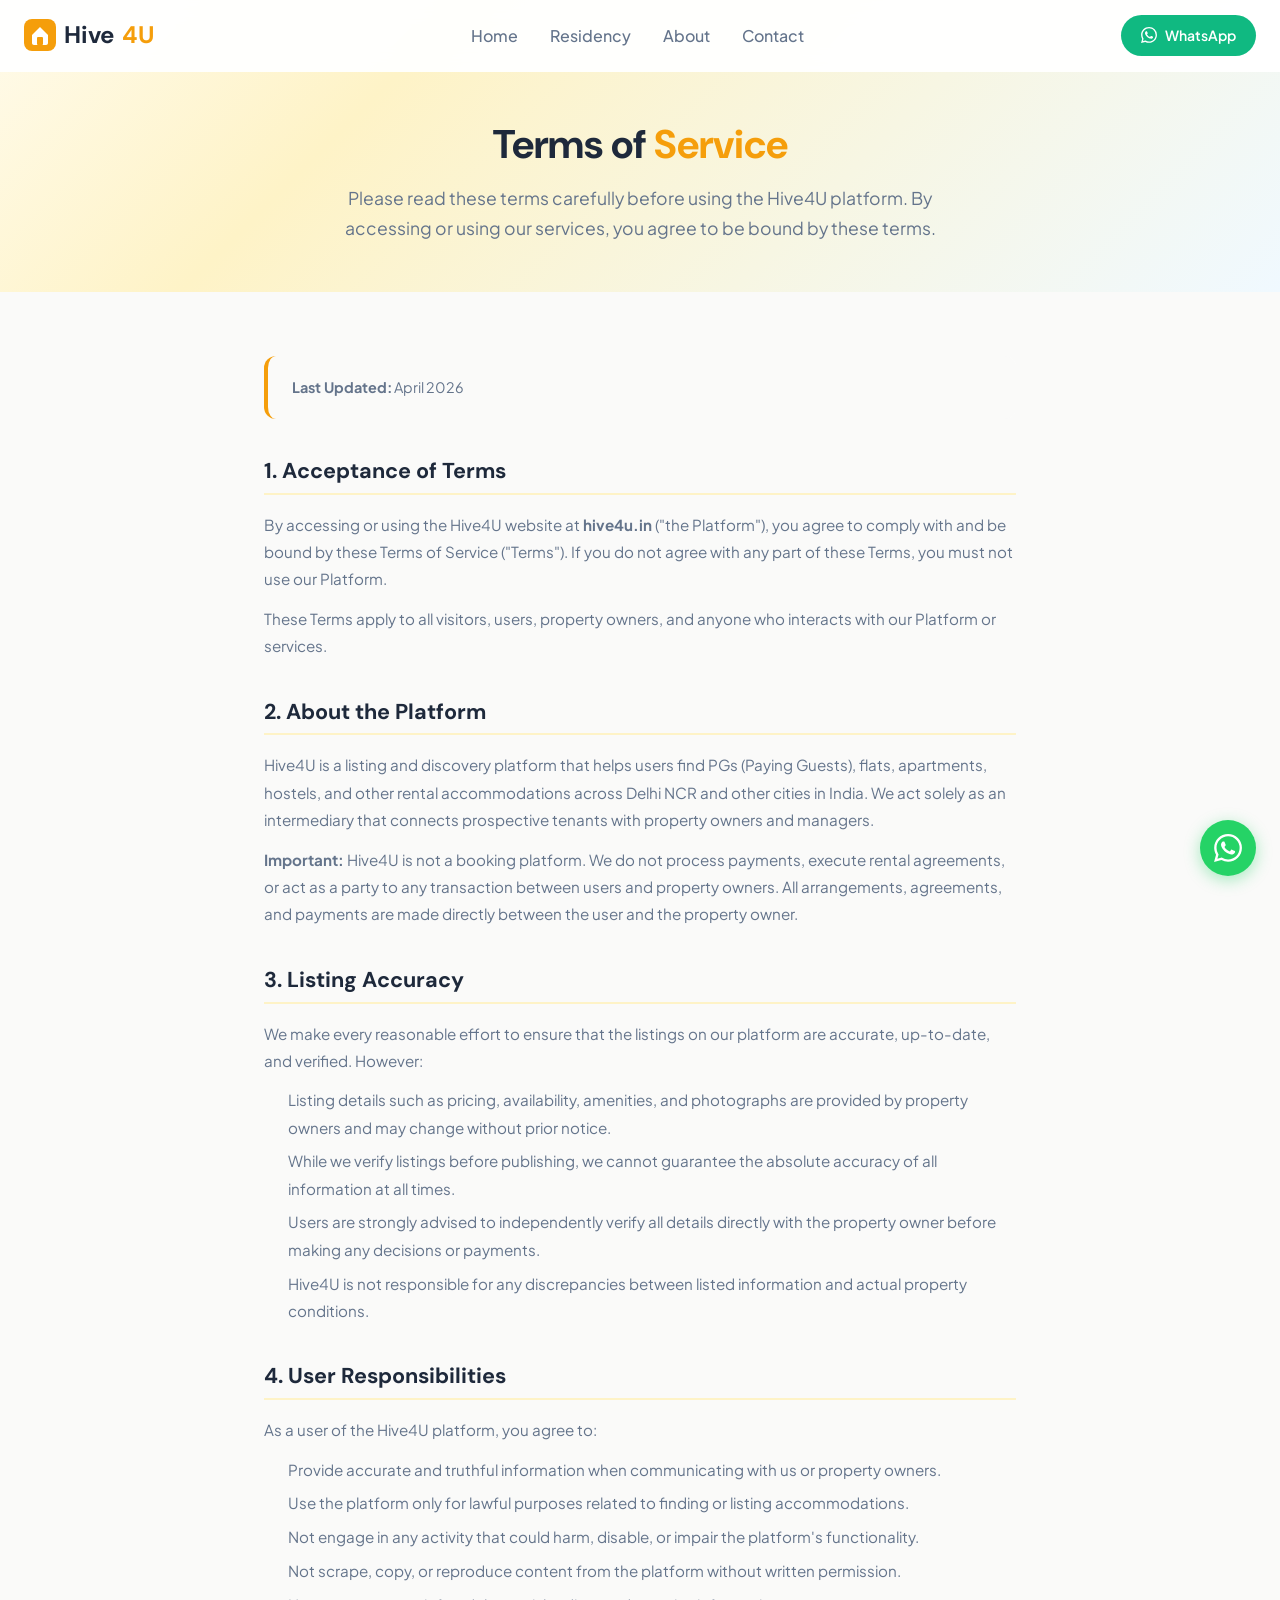
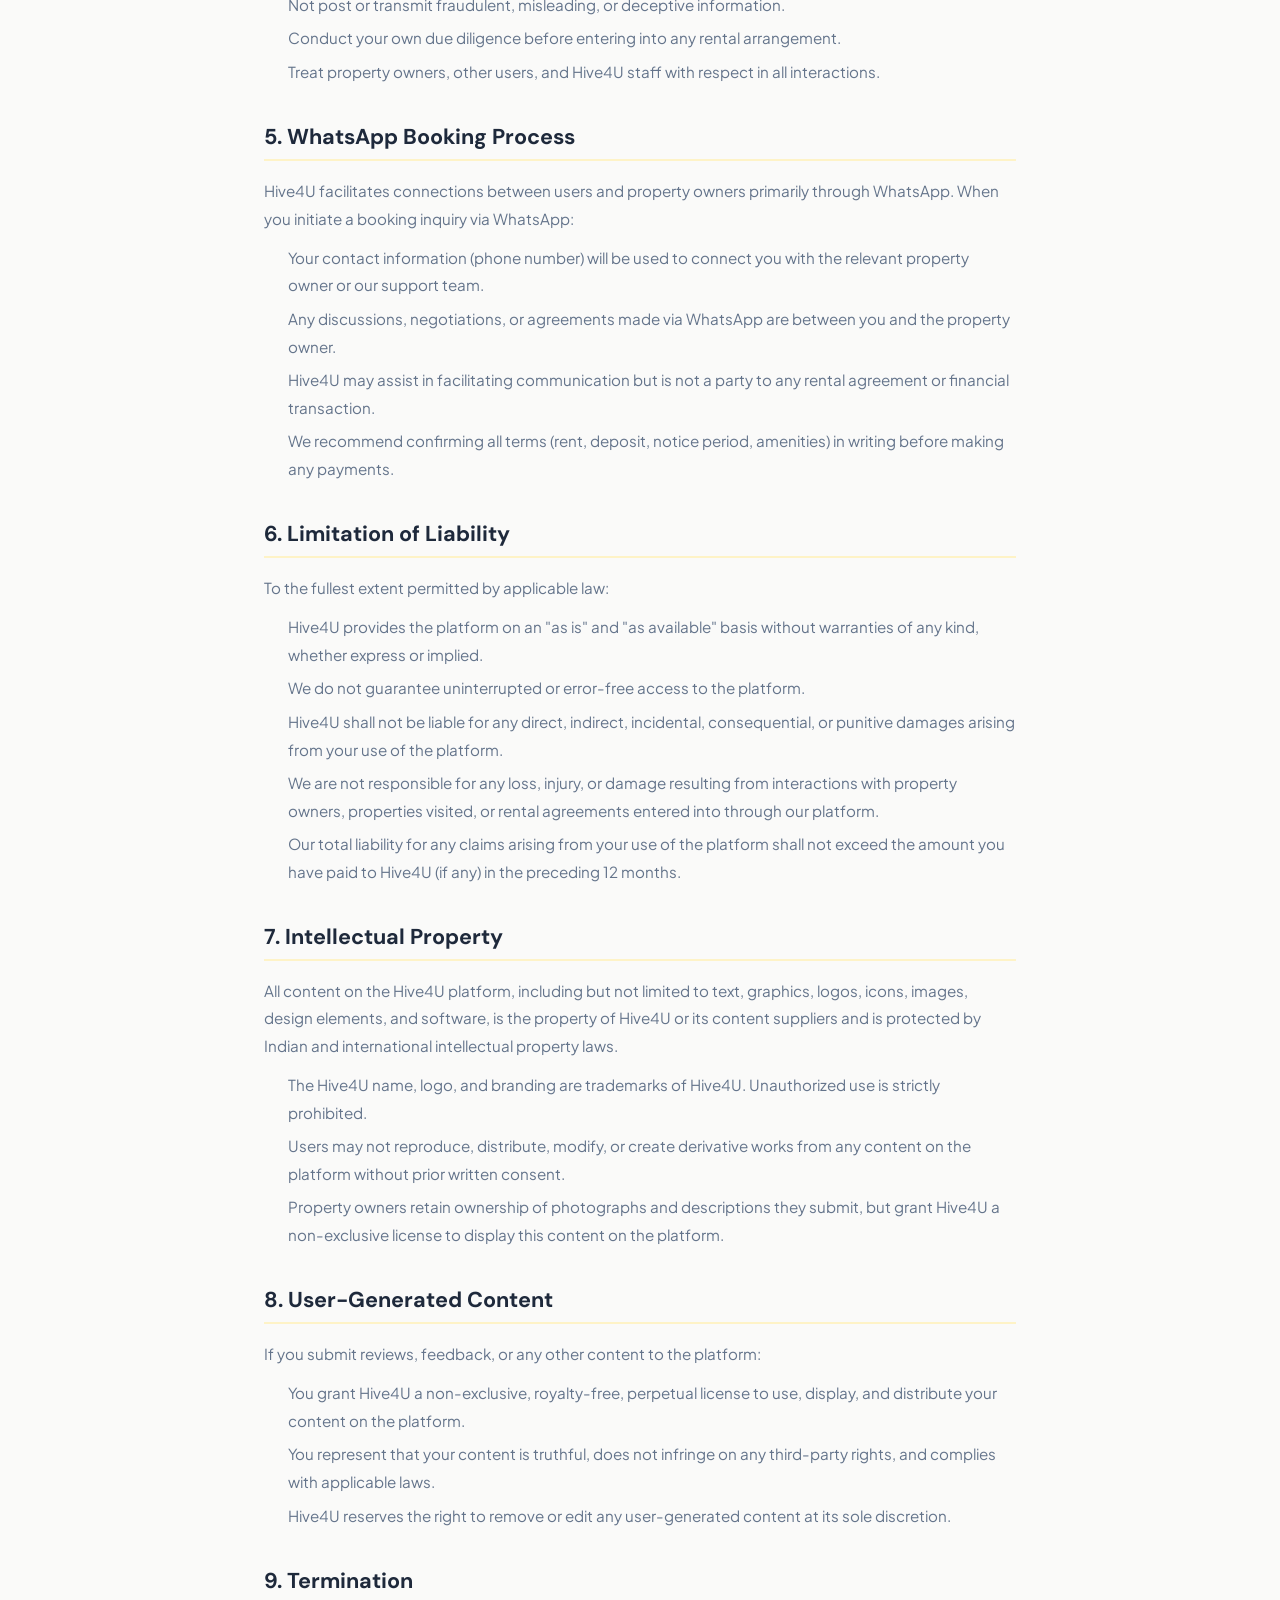
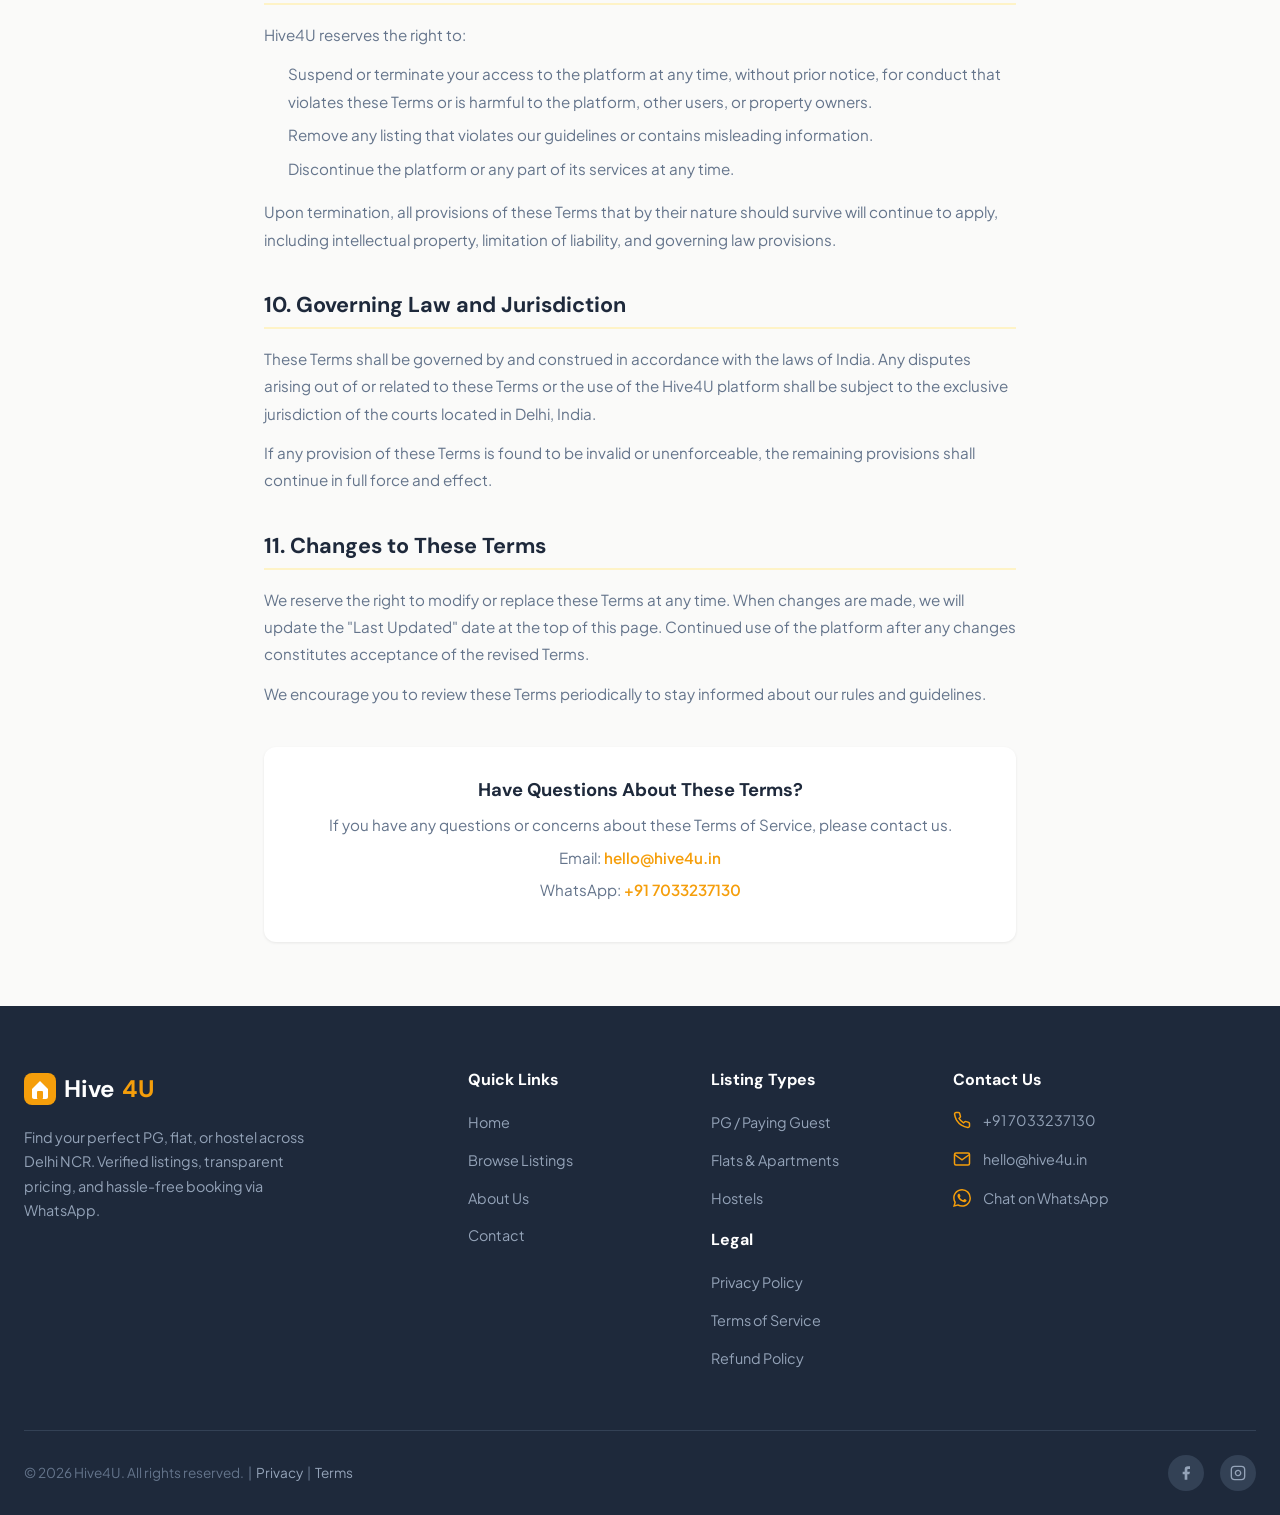
<file: public/terms-of-service.html>
<!DOCTYPE html>
<html lang="en">
<head>
  <meta charset="UTF-8">
  <meta name="viewport" content="width=device-width, initial-scale=1.0">
  <title>Terms of Service — Hive4U</title>
  <meta name="description" content="Read the Terms of Service for Hive4U. Understand the rules, responsibilities, and guidelines for using our PG, flat, and hostel listing platform.">
  <link rel="canonical" href="https://hive4u.in/terms-of-service">
  <meta property="og:title" content="Terms of Service — Hive4U">
  <meta property="og:description" content="Terms and conditions governing the use of Hive4U, a listing platform for PGs, flats, and hostels across India.">
  <meta property="og:type" content="website">
  <meta property="og:url" content="https://hive4u.in/terms-of-service">
  <meta name="geo.region" content="IN-DL">
  <meta name="geo.placename" content="Delhi NCR, India">
  <meta name="robots" content="index, follow">
  <link rel="icon" href="data:image/svg+xml,<svg xmlns='http://www.w3.org/2000/svg' viewBox='0 0 32 32'><rect width='32' height='32' rx='8' fill='%23F59E0B'/><path d='M8 16L16 8L24 16V24C24 25.1 23.1 26 22 26H10C8.9 26 8 25.1 8 24V16Z' fill='white'/></svg>">
  <link rel="stylesheet" href="css/style.css">
  <link rel="stylesheet" href="css/components.css">
  <style>
    .legal-hero {
      padding-top: calc(var(--nav-height) + 3rem);
      padding-bottom: 3rem;
      background: linear-gradient(135deg, #FFFBEB 0%, #FEF3C7 30%, #F0F9FF 100%);
      text-align: center;
    }
    .legal-hero h1 { font-size: 2.5rem; margin-bottom: 1rem; }
    .legal-hero h1 span { color: var(--primary); }
    .legal-hero p { max-width: 600px; margin: 0 auto; color: var(--text-muted); font-size: 1.1rem; line-height: 1.7; }

    .legal-content {
      padding: 4rem 0;
    }
    .legal-content .container {
      max-width: 800px;
    }
    .legal-section {
      margin-bottom: 2.5rem;
    }
    .legal-section h2 {
      font-size: 1.35rem;
      margin-bottom: 1rem;
      color: var(--text);
      padding-bottom: 0.5rem;
      border-bottom: 2px solid var(--primary-light);
    }
    .legal-section h3 {
      font-size: 1.1rem;
      margin-bottom: 0.5rem;
      margin-top: 1.25rem;
      color: var(--text);
    }
    .legal-section p,
    .legal-section li {
      color: var(--text-muted);
      line-height: 1.8;
      font-size: 0.95rem;
      margin-bottom: 0.75rem;
    }
    .legal-section ul {
      padding-left: 1.5rem;
      margin-bottom: 1rem;
    }
    .legal-section ul li {
      margin-bottom: 0.4rem;
    }
    .legal-updated {
      background: var(--bg);
      padding: 1.25rem 1.5rem;
      border-radius: var(--radius);
      font-size: 0.9rem;
      color: var(--text-muted);
      margin-bottom: 2.5rem;
      border-left: 4px solid var(--primary);
    }
    .legal-contact-box {
      background: var(--bg-card);
      padding: 2rem;
      border-radius: var(--radius);
      box-shadow: var(--shadow-sm);
      text-align: center;
      margin-top: 2rem;
    }
    .legal-contact-box h3 {
      margin-bottom: 0.75rem;
      font-size: 1.15rem;
    }
    .legal-contact-box p {
      color: var(--text-muted);
      font-size: 0.95rem;
      margin-bottom: 0.5rem;
    }
    .legal-contact-box a {
      color: var(--primary);
      font-weight: 600;
      text-decoration: none;
    }
    .legal-contact-box a:hover {
      text-decoration: underline;
    }

    @media (max-width: 768px) {
      .legal-hero h1 { font-size: 1.75rem; }
    }
  </style>
</head>
<body>
  <div id="navbar"></div>

  <main>
    <section class="legal-hero">
      <div class="container">
        <h1>Terms of <span>Service</span></h1>
        <p>Please read these terms carefully before using the Hive4U platform. By accessing or using our services, you agree to be bound by these terms.</p>
      </div>
    </section>

    <section class="legal-content">
      <div class="container">
        <div class="legal-updated">
          <strong>Last Updated:</strong> April 2026
        </div>

        <div class="legal-section reveal">
          <h2>1. Acceptance of Terms</h2>
          <p>By accessing or using the Hive4U website at <strong>hive4u.in</strong> ("the Platform"), you agree to comply with and be bound by these Terms of Service ("Terms"). If you do not agree with any part of these Terms, you must not use our Platform.</p>
          <p>These Terms apply to all visitors, users, property owners, and anyone who interacts with our Platform or services.</p>
        </div>

        <div class="legal-section reveal">
          <h2>2. About the Platform</h2>
          <p>Hive4U is a listing and discovery platform that helps users find PGs (Paying Guests), flats, apartments, hostels, and other rental accommodations across Delhi NCR and other cities in India. We act solely as an intermediary that connects prospective tenants with property owners and managers.</p>
          <p><strong>Important:</strong> Hive4U is not a booking platform. We do not process payments, execute rental agreements, or act as a party to any transaction between users and property owners. All arrangements, agreements, and payments are made directly between the user and the property owner.</p>
        </div>

        <div class="legal-section reveal">
          <h2>3. Listing Accuracy</h2>
          <p>We make every reasonable effort to ensure that the listings on our platform are accurate, up-to-date, and verified. However:</p>
          <ul>
            <li>Listing details such as pricing, availability, amenities, and photographs are provided by property owners and may change without prior notice.</li>
            <li>While we verify listings before publishing, we cannot guarantee the absolute accuracy of all information at all times.</li>
            <li>Users are strongly advised to independently verify all details directly with the property owner before making any decisions or payments.</li>
            <li>Hive4U is not responsible for any discrepancies between listed information and actual property conditions.</li>
          </ul>
        </div>

        <div class="legal-section reveal">
          <h2>4. User Responsibilities</h2>
          <p>As a user of the Hive4U platform, you agree to:</p>
          <ul>
            <li>Provide accurate and truthful information when communicating with us or property owners.</li>
            <li>Use the platform only for lawful purposes related to finding or listing accommodations.</li>
            <li>Not engage in any activity that could harm, disable, or impair the platform's functionality.</li>
            <li>Not scrape, copy, or reproduce content from the platform without written permission.</li>
            <li>Not post or transmit fraudulent, misleading, or deceptive information.</li>
            <li>Conduct your own due diligence before entering into any rental arrangement.</li>
            <li>Treat property owners, other users, and Hive4U staff with respect in all interactions.</li>
          </ul>
        </div>

        <div class="legal-section reveal">
          <h2>5. WhatsApp Booking Process</h2>
          <p>Hive4U facilitates connections between users and property owners primarily through WhatsApp. When you initiate a booking inquiry via WhatsApp:</p>
          <ul>
            <li>Your contact information (phone number) will be used to connect you with the relevant property owner or our support team.</li>
            <li>Any discussions, negotiations, or agreements made via WhatsApp are between you and the property owner.</li>
            <li>Hive4U may assist in facilitating communication but is not a party to any rental agreement or financial transaction.</li>
            <li>We recommend confirming all terms (rent, deposit, notice period, amenities) in writing before making any payments.</li>
          </ul>
        </div>

        <div class="legal-section reveal">
          <h2>6. Limitation of Liability</h2>
          <p>To the fullest extent permitted by applicable law:</p>
          <ul>
            <li>Hive4U provides the platform on an "as is" and "as available" basis without warranties of any kind, whether express or implied.</li>
            <li>We do not guarantee uninterrupted or error-free access to the platform.</li>
            <li>Hive4U shall not be liable for any direct, indirect, incidental, consequential, or punitive damages arising from your use of the platform.</li>
            <li>We are not responsible for any loss, injury, or damage resulting from interactions with property owners, properties visited, or rental agreements entered into through our platform.</li>
            <li>Our total liability for any claims arising from your use of the platform shall not exceed the amount you have paid to Hive4U (if any) in the preceding 12 months.</li>
          </ul>
        </div>

        <div class="legal-section reveal">
          <h2>7. Intellectual Property</h2>
          <p>All content on the Hive4U platform, including but not limited to text, graphics, logos, icons, images, design elements, and software, is the property of Hive4U or its content suppliers and is protected by Indian and international intellectual property laws.</p>
          <ul>
            <li>The Hive4U name, logo, and branding are trademarks of Hive4U. Unauthorized use is strictly prohibited.</li>
            <li>Users may not reproduce, distribute, modify, or create derivative works from any content on the platform without prior written consent.</li>
            <li>Property owners retain ownership of photographs and descriptions they submit, but grant Hive4U a non-exclusive license to display this content on the platform.</li>
          </ul>
        </div>

        <div class="legal-section reveal">
          <h2>8. User-Generated Content</h2>
          <p>If you submit reviews, feedback, or any other content to the platform:</p>
          <ul>
            <li>You grant Hive4U a non-exclusive, royalty-free, perpetual license to use, display, and distribute your content on the platform.</li>
            <li>You represent that your content is truthful, does not infringe on any third-party rights, and complies with applicable laws.</li>
            <li>Hive4U reserves the right to remove or edit any user-generated content at its sole discretion.</li>
          </ul>
        </div>

        <div class="legal-section reveal">
          <h2>9. Termination</h2>
          <p>Hive4U reserves the right to:</p>
          <ul>
            <li>Suspend or terminate your access to the platform at any time, without prior notice, for conduct that violates these Terms or is harmful to the platform, other users, or property owners.</li>
            <li>Remove any listing that violates our guidelines or contains misleading information.</li>
            <li>Discontinue the platform or any part of its services at any time.</li>
          </ul>
          <p>Upon termination, all provisions of these Terms that by their nature should survive will continue to apply, including intellectual property, limitation of liability, and governing law provisions.</p>
        </div>

        <div class="legal-section reveal">
          <h2>10. Governing Law and Jurisdiction</h2>
          <p>These Terms shall be governed by and construed in accordance with the laws of India. Any disputes arising out of or related to these Terms or the use of the Hive4U platform shall be subject to the exclusive jurisdiction of the courts located in Delhi, India.</p>
          <p>If any provision of these Terms is found to be invalid or unenforceable, the remaining provisions shall continue in full force and effect.</p>
        </div>

        <div class="legal-section reveal">
          <h2>11. Changes to These Terms</h2>
          <p>We reserve the right to modify or replace these Terms at any time. When changes are made, we will update the "Last Updated" date at the top of this page. Continued use of the platform after any changes constitutes acceptance of the revised Terms.</p>
          <p>We encourage you to review these Terms periodically to stay informed about our rules and guidelines.</p>
        </div>

        <div class="legal-contact-box reveal">
          <h3>Have Questions About These Terms?</h3>
          <p>If you have any questions or concerns about these Terms of Service, please contact us.</p>
          <p>Email: <a href="mailto:hello@hive4u.in">hello@hive4u.in</a></p>
          <p>WhatsApp: <a href="https://wa.me/917033237130" target="_blank">+91 7033237130</a></p>
        </div>
      </div>
    </section>
  </main>

  <div id="footer"></div>
  <button class="back-to-top" aria-label="Back to top">
    <svg width="20" height="20" viewBox="0 0 24 24" fill="none" stroke="currentColor" stroke-width="2.5"><polyline points="18 15 12 9 6 15"/></svg>
  </button>

  <script type="module">
    import { initApp } from './js/app.js';
    initApp();
  </script>
</body>
</html>
</file>
<file: public/css/style.css>
/* ===== CSS VARIABLES & DESIGN TOKENS ===== */
@import url('https://fonts.googleapis.com/css2?family=DM+Sans:ital,opsz,wght@0,9..40,400;0,9..40,500;0,9..40,600;0,9..40,700;1,9..40,400&family=Plus+Jakarta+Sans:wght@300;400;500;600;700&display=swap');

:root {
  --primary: #F59E0B;
  --primary-dark: #D97706;
  --primary-light: #FEF3C7;
  --secondary: #1E293B;
  --accent: #10B981;
  --accent-dark: #059669;
  --bg: #FAFAF9;
  --bg-card: #FFFFFF;
  --text: #1E293B;
  --text-muted: #64748B;
  --border: #E2E8F0;
  --radius: 12px;
  --radius-sm: 8px;
  --radius-pill: 50px;
  --shadow-sm: 0 1px 3px rgba(0, 0, 0, 0.08);
  --shadow-md: 0 4px 12px rgba(0, 0, 0, 0.1);
  --shadow-lg: 0 12px 32px rgba(0, 0, 0, 0.12);
  --font-heading: 'DM Sans', sans-serif;
  --font-body: 'Plus Jakarta Sans', sans-serif;
  --max-width: 1280px;
  --nav-height: 72px;
  --transition: 0.3s ease;
}

/* ===== RESET & BASE ===== */
*,
*::before,
*::after {
  margin: 0;
  padding: 0;
  box-sizing: border-box;
}

html {
  scroll-behavior: smooth;
  -webkit-text-size-adjust: 100%;
}

body {
  font-family: var(--font-body);
  font-size: 16px;
  line-height: 1.6;
  color: var(--text);
  background-color: var(--bg);
  -webkit-font-smoothing: antialiased;
  -moz-osx-font-smoothing: grayscale;
}

h1, h2, h3, h4, h5, h6 {
  font-family: var(--font-heading);
  font-weight: 700;
  line-height: 1.2;
  color: var(--secondary);
}

h1 { font-size: 2.5rem; }
h2 { font-size: 2rem; }
h3 { font-size: 1.5rem; }
h4 { font-size: 1.25rem; }

p { margin-bottom: 1rem; }

a {
  text-decoration: none;
  color: inherit;
  transition: color var(--transition);
}

img {
  max-width: 100%;
  height: auto;
  display: block;
}

ul, ol {
  list-style: none;
}

button, input, select, textarea {
  font-family: var(--font-body);
  font-size: 1rem;
  border: none;
  outline: none;
  background: none;
}

button {
  cursor: pointer;
}

/* ===== UTILITY CLASSES ===== */
.container {
  width: 100%;
  max-width: var(--max-width);
  margin: 0 auto;
  padding: 0 1.5rem;
}

.section {
  padding: 5rem 0;
}

.section-title {
  text-align: center;
  margin-bottom: 0.5rem;
}

.section-subtitle {
  text-align: center;
  color: var(--text-muted);
  font-size: 1.1rem;
  margin-bottom: 3rem;
}

.btn {
  display: inline-flex;
  align-items: center;
  justify-content: center;
  gap: 0.5rem;
  padding: 0.75rem 1.5rem;
  border-radius: var(--radius-pill);
  font-weight: 600;
  font-size: 0.95rem;
  transition: all var(--transition);
  white-space: nowrap;
}

.btn-primary {
  background: var(--primary);
  color: #fff;
}
.btn-primary:hover {
  background: var(--primary-dark);
  transform: translateY(-1px);
  box-shadow: var(--shadow-md);
}

.btn-secondary {
  background: var(--secondary);
  color: #fff;
}
.btn-secondary:hover {
  background: #334155;
  transform: translateY(-1px);
}

.btn-whatsapp {
  background: var(--accent);
  color: #fff;
}
.btn-whatsapp:hover {
  background: var(--accent-dark);
  transform: translateY(-1px);
  box-shadow: var(--shadow-md);
}

.btn-outline {
  border: 2px solid var(--border);
  color: var(--text);
  background: transparent;
}
.btn-outline:hover {
  border-color: var(--primary);
  color: var(--primary);
}

.badge {
  display: inline-flex;
  align-items: center;
  padding: 0.25rem 0.75rem;
  border-radius: var(--radius-pill);
  font-size: 0.75rem;
  font-weight: 600;
  text-transform: uppercase;
  letter-spacing: 0.5px;
}

.badge-pg {
  background: var(--primary-light);
  color: var(--primary-dark);
}

.badge-flat {
  background: #DBEAFE;
  color: #1D4ED8;
}

.badge-hostel {
  background: #D1FAE5;
  color: #059669;
}

/* ===== SCROLL REVEAL ===== */
.reveal {
  opacity: 0;
  transform: translateY(30px);
  transition: opacity 0.6s ease, transform 0.6s ease;
}

.reveal.visible {
  opacity: 1;
  transform: translateY(0);
}

/* ===== FLOATING WHATSAPP BUTTON ===== */
.whatsapp-float {
  position: fixed;
  bottom: 1.5rem;
  right: 1.5rem;
  width: 56px;
  height: 56px;
  border-radius: 50%;
  background: #25D366;
  color: #fff;
  display: flex;
  align-items: center;
  justify-content: center;
  box-shadow: 0 4px 16px rgba(37, 211, 102, 0.4);
  z-index: 998;
  transition: all 0.3s ease;
  text-decoration: none;
}

.whatsapp-float:hover {
  transform: scale(1.1);
  box-shadow: 0 6px 24px rgba(37, 211, 102, 0.5);
}

.whatsapp-float svg {
  width: 28px;
  height: 28px;
}

.whatsapp-float__tooltip {
  position: absolute;
  right: 68px;
  background: #fff;
  color: var(--text);
  padding: 0.5rem 0.85rem;
  border-radius: 8px;
  font-size: 0.78rem;
  font-weight: 600;
  white-space: nowrap;
  box-shadow: var(--shadow-md);
  opacity: 0;
  transform: translateX(8px);
  transition: all 0.3s ease;
  pointer-events: none;
}

.whatsapp-float:hover .whatsapp-float__tooltip {
  opacity: 1;
  transform: translateX(0);
}

/* ===== BACK TO TOP ===== */
.back-to-top {
  position: fixed;
  bottom: 5rem;
  right: 1.5rem;
  width: 42px;
  height: 42px;
  border-radius: 50%;
  background: var(--primary);
  color: #fff;
  display: flex;
  align-items: center;
  justify-content: center;
  font-size: 1.1rem;
  box-shadow: var(--shadow-md);
  opacity: 0;
  visibility: hidden;
  transition: all var(--transition);
  z-index: 997;
}

.back-to-top.visible {
  opacity: 1;
  visibility: visible;
}

.back-to-top:hover {
  background: var(--primary-dark);
  transform: translateY(-3px);
}

@media (max-width: 768px) {
  .whatsapp-float {
    width: 50px;
    height: 50px;
    bottom: 1rem;
    right: 1rem;
  }
  .whatsapp-float svg { width: 24px; height: 24px; }
  .whatsapp-float__tooltip { display: none; }
  .back-to-top {
    bottom: 4.25rem;
    right: 1rem;
    width: 38px;
    height: 38px;
  }
}

/* ===== RESPONSIVE ===== */
@media (max-width: 1024px) {
  h1 { font-size: 2rem; }
  h2 { font-size: 1.75rem; }
  .section { padding: 3.5rem 0; }
}

@media (max-width: 768px) {
  h1 { font-size: 1.75rem; }
  h2 { font-size: 1.5rem; }
  h3 { font-size: 1.25rem; }
  .section { padding: 3rem 0; }
  .container { padding: 0 1rem; }
}
</file>
<file: public/css/components.css>
/* ===== NAVBAR ===== */
.navbar {
  position: fixed;
  top: 0;
  left: 0;
  right: 0;
  height: var(--nav-height);
  background: rgba(255, 255, 255, 0.95);
  backdrop-filter: blur(10px);
  -webkit-backdrop-filter: blur(10px);
  border-bottom: 1px solid transparent;
  z-index: 1000;
  transition: all var(--transition);
}

.navbar.scrolled {
  border-bottom-color: var(--border);
  box-shadow: var(--shadow-sm);
}

.navbar .container {
  display: flex;
  align-items: center;
  justify-content: space-between;
  height: 100%;
}

.nav-logo {
  display: flex;
  align-items: center;
  gap: 0.5rem;
  font-family: var(--font-heading);
  font-size: 1.5rem;
  font-weight: 700;
  color: var(--secondary);
}

.nav-logo span {
  color: var(--primary);
}

.nav-logo svg {
  width: 32px;
  height: 32px;
}

.nav-links {
  display: flex;
  align-items: center;
  gap: 2rem;
}

.nav-links a {
  font-weight: 500;
  color: var(--text-muted);
  transition: color var(--transition);
  position: relative;
}

.nav-links a::after {
  content: '';
  position: absolute;
  bottom: -4px;
  left: 0;
  width: 0;
  height: 2px;
  background: var(--primary);
  transition: width var(--transition);
}

.nav-links a:hover,
.nav-links a.active {
  color: var(--secondary);
}

.nav-links a:hover::after,
.nav-links a.active::after {
  width: 100%;
}

.nav-cta {
  display: flex;
  align-items: center;
  gap: 0.5rem;
}

.nav-cta .btn-whatsapp {
  padding: 0.6rem 1.25rem;
  font-size: 0.875rem;
}

/* Hamburger */
.nav-hamburger {
  display: none;
  flex-direction: column;
  gap: 5px;
  cursor: pointer;
  padding: 0.5rem;
  z-index: 1001;
}

.nav-hamburger span {
  display: block;
  width: 24px;
  height: 2.5px;
  background: var(--secondary);
  border-radius: 2px;
  transition: all var(--transition);
}

.nav-hamburger.open span:nth-child(1) {
  transform: rotate(45deg) translate(5px, 5px);
}

.nav-hamburger.open span:nth-child(2) {
  opacity: 0;
}

.nav-hamburger.open span:nth-child(3) {
  transform: rotate(-45deg) translate(5px, -5px);
}

/* Mobile Nav */
.nav-mobile-overlay {
  display: none;
  position: fixed;
  inset: 0;
  background: rgba(0, 0, 0, 0.4);
  z-index: 998;
  opacity: 0;
  transition: opacity var(--transition);
}

.nav-mobile-overlay.visible {
  opacity: 1;
}

@media (max-width: 768px) {
  .nav-links,
  .nav-cta {
    position: fixed;
    top: 0;
    right: -100%;
    width: 280px;
    height: 100vh;
    background: #fff;
    flex-direction: column;
    align-items: flex-start;
    padding: 6rem 2rem 2rem;
    gap: 1.5rem;
    box-shadow: var(--shadow-lg);
    transition: right var(--transition);
    z-index: 999;
  }

  .nav-links.open,
  .nav-cta.open {
    right: 0;
  }

  .nav-cta {
    top: auto;
    bottom: 0;
    height: auto;
    padding: 1.5rem 2rem;
    border-top: 1px solid var(--border);
    width: 280px;
  }

  .nav-hamburger {
    display: flex;
  }

  .nav-mobile-overlay {
    display: block;
    pointer-events: none;
  }

  .nav-mobile-overlay.visible {
    pointer-events: auto;
  }
}

/* ===== LISTING CARD ===== */
.listing-card {
  background: var(--bg-card);
  border-radius: var(--radius);
  overflow: hidden;
  box-shadow: var(--shadow-sm);
  transition: all var(--transition);
  cursor: pointer;
}

.listing-card:hover {
  transform: translateY(-4px);
  box-shadow: var(--shadow-lg);
}

.listing-card__image {
  position: relative;
  width: 100%;
  padding-top: 75%; /* 4:3 aspect ratio */
  overflow: hidden;
}

.listing-card__image img {
  position: absolute;
  inset: 0;
  width: 100%;
  height: 100%;
  object-fit: cover;
  transition: transform 0.4s ease;
}

.listing-card:hover .listing-card__image img {
  transform: scale(1.05);
}

.listing-card__badge {
  position: absolute;
  top: 0.75rem;
  left: 0.75rem;
  z-index: 2;
}

.listing-card__gender {
  position: absolute;
  top: 0.75rem;
  right: 0.75rem;
  z-index: 2;
  background: rgba(255, 255, 255, 0.9);
  backdrop-filter: blur(4px);
  padding: 0.2rem 0.6rem;
  border-radius: var(--radius-pill);
  font-size: 0.7rem;
  font-weight: 600;
  color: var(--text-muted);
  text-transform: uppercase;
}

.listing-card__body {
  padding: 1rem 1.25rem;
}

.listing-card__title {
  font-family: var(--font-heading);
  font-size: 1.05rem;
  font-weight: 600;
  margin-bottom: 0.35rem;
  display: -webkit-box;
  -webkit-line-clamp: 1;
  -webkit-box-orient: vertical;
  overflow: hidden;
}

.listing-card__location {
  display: flex;
  align-items: center;
  gap: 0.3rem;
  color: var(--text-muted);
  font-size: 0.85rem;
  margin-bottom: 0.75rem;
}

.listing-card__location svg {
  width: 14px;
  height: 14px;
  flex-shrink: 0;
}

.listing-card__amenities {
  display: flex;
  gap: 0.5rem;
  margin-bottom: 0.75rem;
  flex-wrap: wrap;
}

.amenity-chip {
  display: inline-flex;
  align-items: center;
  gap: 0.25rem;
  padding: 0.2rem 0.5rem;
  background: var(--bg);
  border-radius: var(--radius-pill);
  font-size: 0.7rem;
  color: var(--text-muted);
  font-weight: 500;
}

.listing-card__footer {
  display: flex;
  align-items: center;
  justify-content: space-between;
  padding-top: 0.75rem;
  border-top: 1px solid var(--border);
}

.listing-card__price {
  font-family: var(--font-heading);
  font-size: 1.15rem;
  font-weight: 700;
  color: var(--secondary);
}

.listing-card__price span {
  font-size: 0.8rem;
  font-weight: 400;
  color: var(--text-muted);
}

.listing-card__rating {
  display: flex;
  align-items: center;
  gap: 0.25rem;
  font-size: 0.85rem;
  font-weight: 600;
  color: var(--primary-dark);
}

.listing-card__rating svg {
  width: 14px;
  height: 14px;
  fill: var(--primary);
}

/* ===== FOOTER ===== */
.footer {
  background: var(--secondary);
  color: #fff;
  padding: 4rem 0 1.5rem;
}

.footer-grid {
  display: grid;
  grid-template-columns: 2fr 1fr 1fr 1.5fr;
  gap: 2.5rem;
  margin-bottom: 3rem;
}

.footer-brand {
  max-width: 300px;
}

.footer-brand .nav-logo {
  color: #fff;
  margin-bottom: 1rem;
}

.footer-brand p {
  color: #94A3B8;
  font-size: 0.9rem;
  line-height: 1.7;
}

.footer-col h4 {
  color: #fff;
  font-size: 1rem;
  margin-bottom: 1.25rem;
  font-family: var(--font-heading);
}

.footer-col ul li {
  margin-bottom: 0.75rem;
}

.footer-col ul li a {
  color: #94A3B8;
  font-size: 0.9rem;
  transition: color var(--transition);
}

.footer-col ul li a:hover {
  color: var(--primary);
}

.footer-contact-item {
  display: flex;
  align-items: flex-start;
  gap: 0.75rem;
  margin-bottom: 1rem;
  color: #94A3B8;
  font-size: 0.9rem;
}

.footer-contact-item svg {
  width: 18px;
  height: 18px;
  flex-shrink: 0;
  margin-top: 2px;
  color: var(--primary);
}

.footer-bottom {
  border-top: 1px solid #334155;
  padding-top: 1.5rem;
  display: flex;
  align-items: center;
  justify-content: space-between;
  flex-wrap: wrap;
  gap: 1rem;
}

.footer-bottom p {
  color: #64748B;
  font-size: 0.85rem;
  margin: 0;
}

.footer-socials {
  display: flex;
  gap: 1rem;
}

.footer-socials a {
  width: 36px;
  height: 36px;
  border-radius: 50%;
  background: #334155;
  display: flex;
  align-items: center;
  justify-content: center;
  color: #94A3B8;
  transition: all var(--transition);
}

.footer-socials a:hover {
  background: var(--primary);
  color: #fff;
}

.footer-socials a svg {
  width: 16px;
  height: 16px;
}

@media (max-width: 1024px) {
  .footer-grid {
    grid-template-columns: 1fr 1fr;
  }
}

@media (max-width: 768px) {
  .footer-grid {
    grid-template-columns: 1fr;
    gap: 2rem;
  }

  .footer-bottom {
    flex-direction: column;
    text-align: center;
  }
}

/* ===== LOADING SKELETON ===== */
.skeleton {
  background: linear-gradient(90deg, #f0f0f0 25%, #e0e0e0 50%, #f0f0f0 75%);
  background-size: 200% 100%;
  animation: shimmer 1.5s infinite;
  border-radius: var(--radius-sm);
}

@keyframes shimmer {
  0% { background-position: 200% 0; }
  100% { background-position: -200% 0; }
}
</file>
<file: public/css/listing.css>
/* ===== LISTING DETAIL PAGE ===== */
.listing-page {
  padding-top: calc(var(--nav-height) + 2rem);
  padding-bottom: 3rem;
}

.listing-layout {
  display: grid;
  grid-template-columns: 1fr 360px;
  gap: 2.5rem;
  align-items: start;
}

/* ===== IMAGE GALLERY ===== */
.gallery {
  border-radius: var(--radius);
  overflow: hidden;
  margin-bottom: 2rem;
}

.gallery-main {
  position: relative;
  width: 100%;
  padding-top: 56.25%; /* 16:9 */
  overflow: hidden;
  background: #E2E8F0;
  border-radius: var(--radius);
}

.gallery-main::before {
  content: 'Loading image...';
  position: absolute;
  top: 50%;
  left: 50%;
  transform: translate(-50%, -50%);
  color: #94A3B8;
  font-size: 0.85rem;
  font-weight: 500;
  z-index: 0;
}

.gallery-main img {
  position: absolute;
  inset: 0;
  width: 100%;
  height: 100%;
  object-fit: cover;
  transition: opacity 0.3s ease;
  background: #E2E8F0;
  z-index: 1;
}

.gallery-nav {
  position: absolute;
  top: 50%;
  transform: translateY(-50%);
  width: 40px;
  height: 40px;
  border-radius: 50%;
  background: rgba(255,255,255,0.9);
  backdrop-filter: blur(4px);
  display: flex;
  align-items: center;
  justify-content: center;
  cursor: pointer;
  box-shadow: var(--shadow-sm);
  transition: all var(--transition);
  z-index: 2;
  border: none;
}

.gallery-nav:hover {
  background: #fff;
  box-shadow: var(--shadow-md);
}

.gallery-nav svg {
  width: 18px;
  height: 18px;
  color: var(--text);
}

.gallery-prev { left: 1rem; }
.gallery-next { right: 1rem; }

.gallery-counter {
  position: absolute;
  bottom: 1rem;
  right: 1rem;
  background: rgba(0,0,0,0.6);
  color: #fff;
  padding: 0.3rem 0.75rem;
  border-radius: var(--radius-pill);
  font-size: 0.8rem;
  font-weight: 500;
  z-index: 2;
}

.gallery-thumbs {
  display: flex;
  gap: 0.5rem;
  margin-top: 0.5rem;
}

.gallery-thumb {
  width: 80px;
  height: 60px;
  border-radius: var(--radius-sm);
  overflow: hidden;
  cursor: pointer;
  opacity: 0.6;
  transition: opacity var(--transition);
  border: 2px solid transparent;
  flex-shrink: 0;
}

.gallery-thumb.active {
  opacity: 1;
  border-color: var(--primary);
}

.gallery-thumb:hover {
  opacity: 1;
}

.gallery-thumb img {
  width: 100%;
  height: 100%;
  object-fit: cover;
}

/* ===== LISTING CONTENT ===== */
.listing-content {
  min-width: 0;
}

.listing-header {
  margin-bottom: 2rem;
}

.listing-badges {
  display: flex;
  gap: 0.5rem;
  margin-bottom: 0.75rem;
  flex-wrap: wrap;
}

.listing-title {
  font-size: 1.75rem;
  margin-bottom: 0.5rem;
}

.listing-location {
  display: flex;
  align-items: center;
  gap: 0.4rem;
  color: var(--text-muted);
  font-size: 0.95rem;
}

.listing-location svg {
  width: 16px;
  height: 16px;
  flex-shrink: 0;
}

.listing-location a {
  color: var(--primary);
  font-weight: 500;
  margin-left: 0.5rem;
}

.listing-location a:hover {
  text-decoration: underline;
}

/* Rating */
.listing-rating {
  display: inline-flex;
  align-items: center;
  gap: 0.4rem;
  margin-top: 0.75rem;
  padding: 0.35rem 0.75rem;
  background: var(--primary-light);
  border-radius: var(--radius-pill);
  font-weight: 600;
  font-size: 0.9rem;
  color: var(--primary-dark);
}

.listing-rating svg {
  width: 16px;
  height: 16px;
  fill: var(--primary);
}

/* Sections */
.listing-section {
  margin-bottom: 2rem;
}

.listing-section h2 {
  font-size: 1.2rem;
  margin-bottom: 1rem;
  padding-bottom: 0.5rem;
  border-bottom: 2px solid var(--border);
}

/* Description */
.listing-description {
  color: var(--text);
  line-height: 1.8;
  font-size: 0.95rem;
}

/* Amenities Grid */
.amenities-grid {
  display: grid;
  grid-template-columns: repeat(auto-fill, minmax(140px, 1fr));
  gap: 0.75rem;
}

.amenity-item {
  display: flex;
  align-items: center;
  gap: 0.6rem;
  padding: 0.75rem;
  background: var(--bg);
  border-radius: var(--radius-sm);
  font-size: 0.85rem;
  font-weight: 500;
  color: var(--text);
}

.amenity-item .amenity-icon {
  width: 32px;
  height: 32px;
  border-radius: 8px;
  background: var(--primary-light);
  display: flex;
  align-items: center;
  justify-content: center;
  flex-shrink: 0;
  font-size: 1rem;
}

/* Map */
.listing-map iframe {
  width: 100%;
  height: 300px;
  border: none;
  border-radius: var(--radius);
}

/* ===== PRICE CARD (Sticky Sidebar) ===== */
.price-card {
  background: var(--bg-card);
  border-radius: var(--radius);
  box-shadow: var(--shadow-md);
  padding: 1.75rem;
  position: sticky;
  top: calc(var(--nav-height) + 1rem);
  border: 1px solid var(--border);
}

.price-card__price {
  font-family: var(--font-heading);
  font-size: 2rem;
  font-weight: 700;
  color: var(--secondary);
  margin-bottom: 0.25rem;
}

.price-card__price span {
  font-size: 1rem;
  font-weight: 400;
  color: var(--text-muted);
}

.price-card__period {
  font-size: 0.85rem;
  color: var(--text-muted);
  margin-bottom: 1.5rem;
}

.price-card__whatsapp {
  display: flex;
  align-items: center;
  justify-content: center;
  gap: 0.6rem;
  width: 100%;
  padding: 0.9rem;
  background: var(--accent);
  color: #fff;
  border: none;
  border-radius: var(--radius-sm);
  font-size: 1rem;
  font-weight: 600;
  cursor: pointer;
  transition: all var(--transition);
  text-decoration: none;
  margin-bottom: 1rem;
}

.price-card__whatsapp:hover {
  background: var(--accent-dark);
  transform: translateY(-1px);
  box-shadow: var(--shadow-md);
}

.price-card__whatsapp svg {
  width: 20px;
  height: 20px;
}

.price-card__info {
  display: flex;
  flex-direction: column;
  gap: 0.75rem;
  padding-top: 1rem;
  border-top: 1px solid var(--border);
}

.price-card__info-item {
  display: flex;
  align-items: center;
  gap: 0.5rem;
  font-size: 0.85rem;
  color: var(--text-muted);
}

.price-card__info-item svg {
  width: 16px;
  height: 16px;
  color: var(--accent);
  flex-shrink: 0;
}

/* ===== NEARBY LISTINGS ===== */
.nearby-section {
  margin-top: 3rem;
}

.nearby-section h2 {
  font-size: 1.3rem;
  margin-bottom: 1.25rem;
}

.nearby-grid {
  display: grid;
  grid-template-columns: repeat(3, 1fr);
  gap: 1.25rem;
}

/* ===== BACK LINK ===== */
.back-link {
  display: inline-flex;
  align-items: center;
  gap: 0.4rem;
  color: var(--text-muted);
  font-size: 0.9rem;
  font-weight: 500;
  margin-bottom: 1.5rem;
  transition: color var(--transition);
}

.back-link:hover {
  color: var(--primary);
}

.back-link svg {
  width: 16px;
  height: 16px;
}

/* ===== 404 STATE ===== */
.not-found {
  text-align: center;
  padding: 6rem 2rem;
}

.not-found h1 {
  font-size: 4rem;
  color: var(--primary);
  margin-bottom: 0.5rem;
}

.not-found p {
  color: var(--text-muted);
  margin-bottom: 2rem;
}

/* ===== RESPONSIVE ===== */
@media (max-width: 1024px) {
  .listing-layout {
    grid-template-columns: 1fr;
  }

  .price-card {
    position: fixed;
    bottom: 0;
    left: 0;
    right: 0;
    border-radius: 16px 16px 0 0;
    box-shadow: 0 -4px 20px rgba(0,0,0,0.15);
    z-index: 100;
    padding: 0.85rem 1.25rem;
    display: flex;
    align-items: center;
    gap: 0.75rem;
    flex-wrap: nowrap;
    background: #fff;
  }

  .price-card__price {
    font-size: 1.25rem;
    margin-bottom: 0;
    white-space: nowrap;
  }

  .price-card__period {
    margin-bottom: 0;
    font-size: 0.7rem;
    line-height: 1.2;
    white-space: nowrap;
  }

  .price-card__whatsapp {
    margin-bottom: 0;
    margin-left: auto;
    white-space: nowrap;
    flex-shrink: 0;
    padding: 0.7rem 1.1rem;
    font-size: 0.85rem;
    border-radius: 10px;
  }

  .price-card__info {
    display: none;
  }

  .listing-page {
    padding-bottom: 0;
  }

  .listing-content {
    padding-bottom: 5.5rem;
  }

  .nearby-section {
    padding-bottom: 5rem;
  }

  .nearby-grid {
    grid-template-columns: repeat(2, 1fr);
  }
}

@media (max-width: 768px) {
  .listing-page {
    padding-top: calc(var(--nav-height) + 1rem);
  }

  .listing-title {
    font-size: 1.2rem;
  }

  .listing-header {
    margin-bottom: 1.25rem;
  }

  .gallery {
    margin-bottom: 1rem;
  }

  .gallery-main {
    padding-top: 56%; /* 16:9 on mobile too - not too tall */
    border-radius: var(--radius);
  }

  .gallery-thumbs {
    overflow-x: auto;
    -webkit-overflow-scrolling: touch;
    scrollbar-width: none;
  }

  .gallery-thumbs::-webkit-scrollbar {
    display: none;
  }

  .gallery-thumb {
    width: 64px;
    height: 48px;
  }

  .listing-badges .badge {
    font-size: 0.6rem;
  }

  .listing-location {
    font-size: 0.85rem;
    flex-wrap: wrap;
  }

  .listing-section h2 {
    font-size: 1.05rem;
  }

  .amenities-grid {
    grid-template-columns: repeat(2, 1fr);
    gap: 0.5rem;
  }

  .amenity-item {
    padding: 0.6rem;
    font-size: 0.8rem;
  }

  .listing-map iframe {
    height: 220px;
  }

  .nearby-grid {
    grid-template-columns: 1fr;
  }

  .back-link {
    margin-bottom: 1rem;
  }

  .price-card__price {
    font-size: 1.1rem;
  }

  .price-card__whatsapp {
    padding: 0.6rem 0.9rem;
    font-size: 0.8rem;
  }
}
</file>
